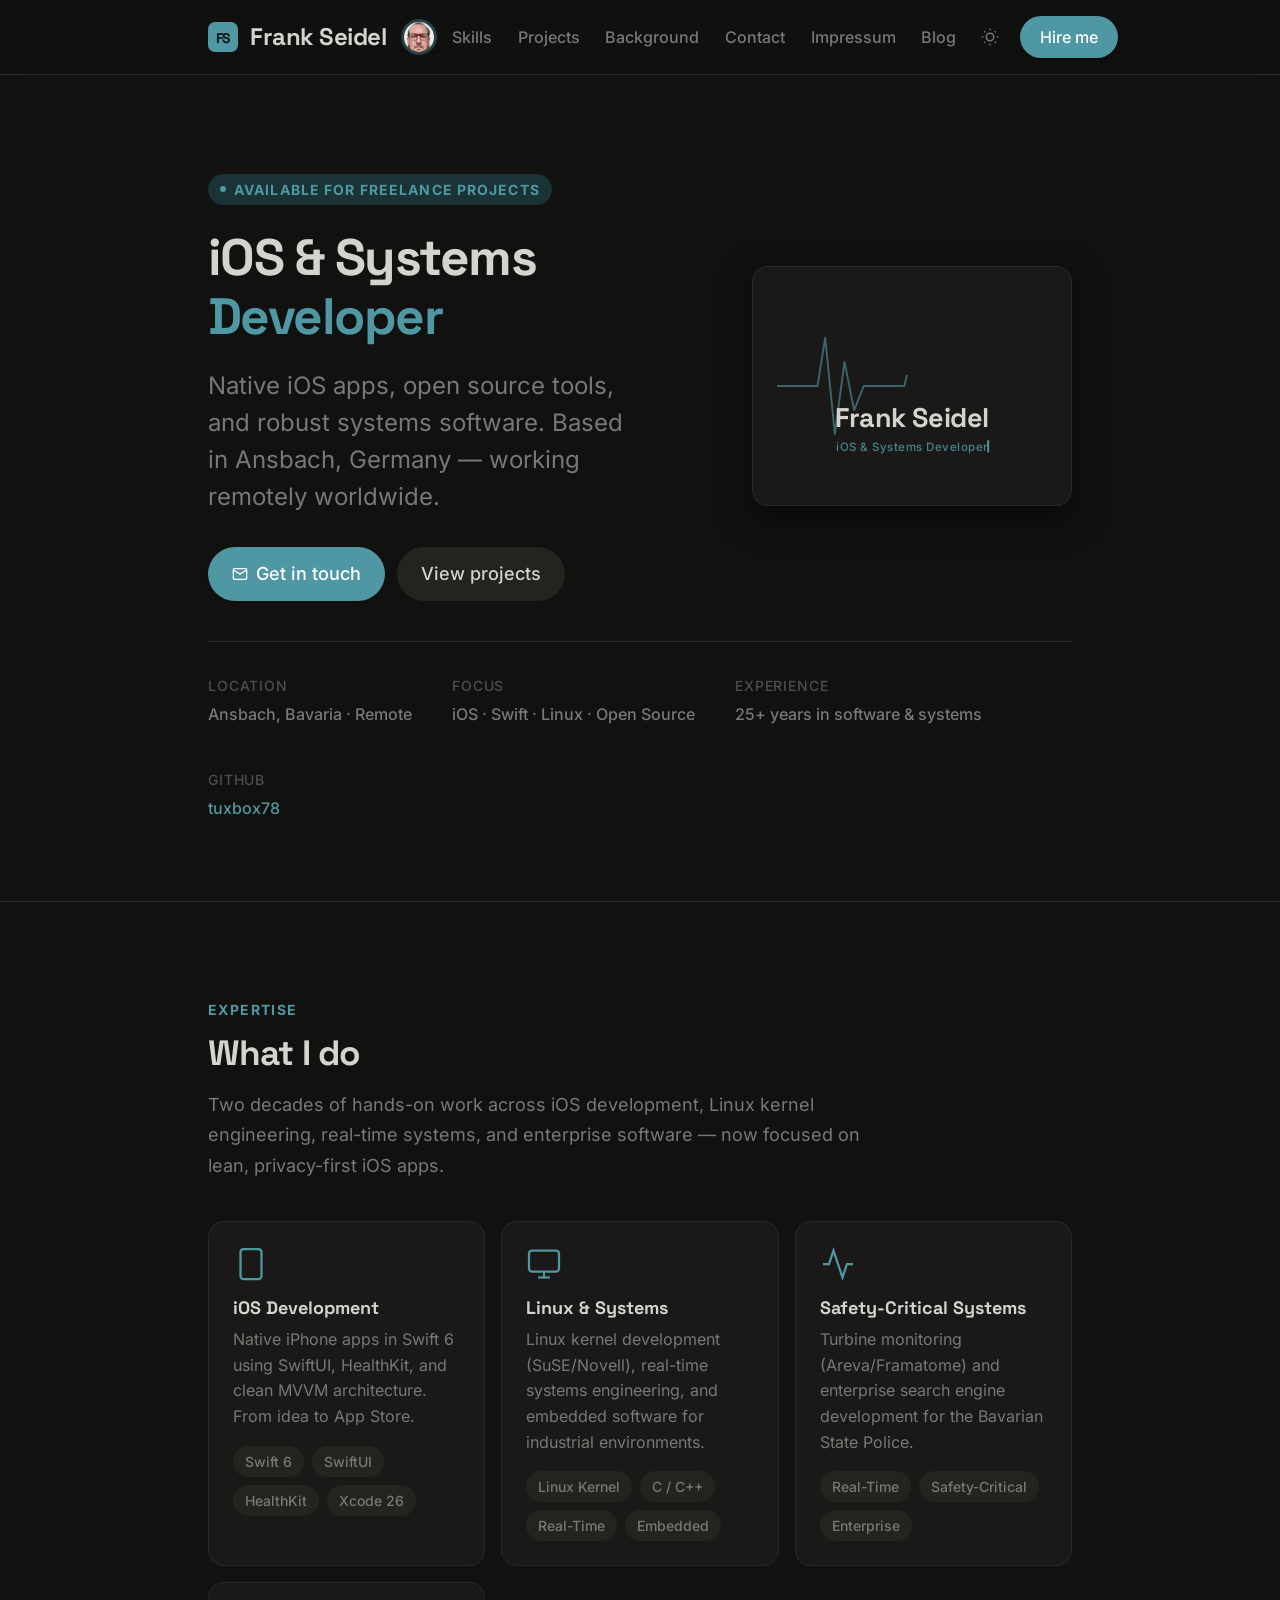
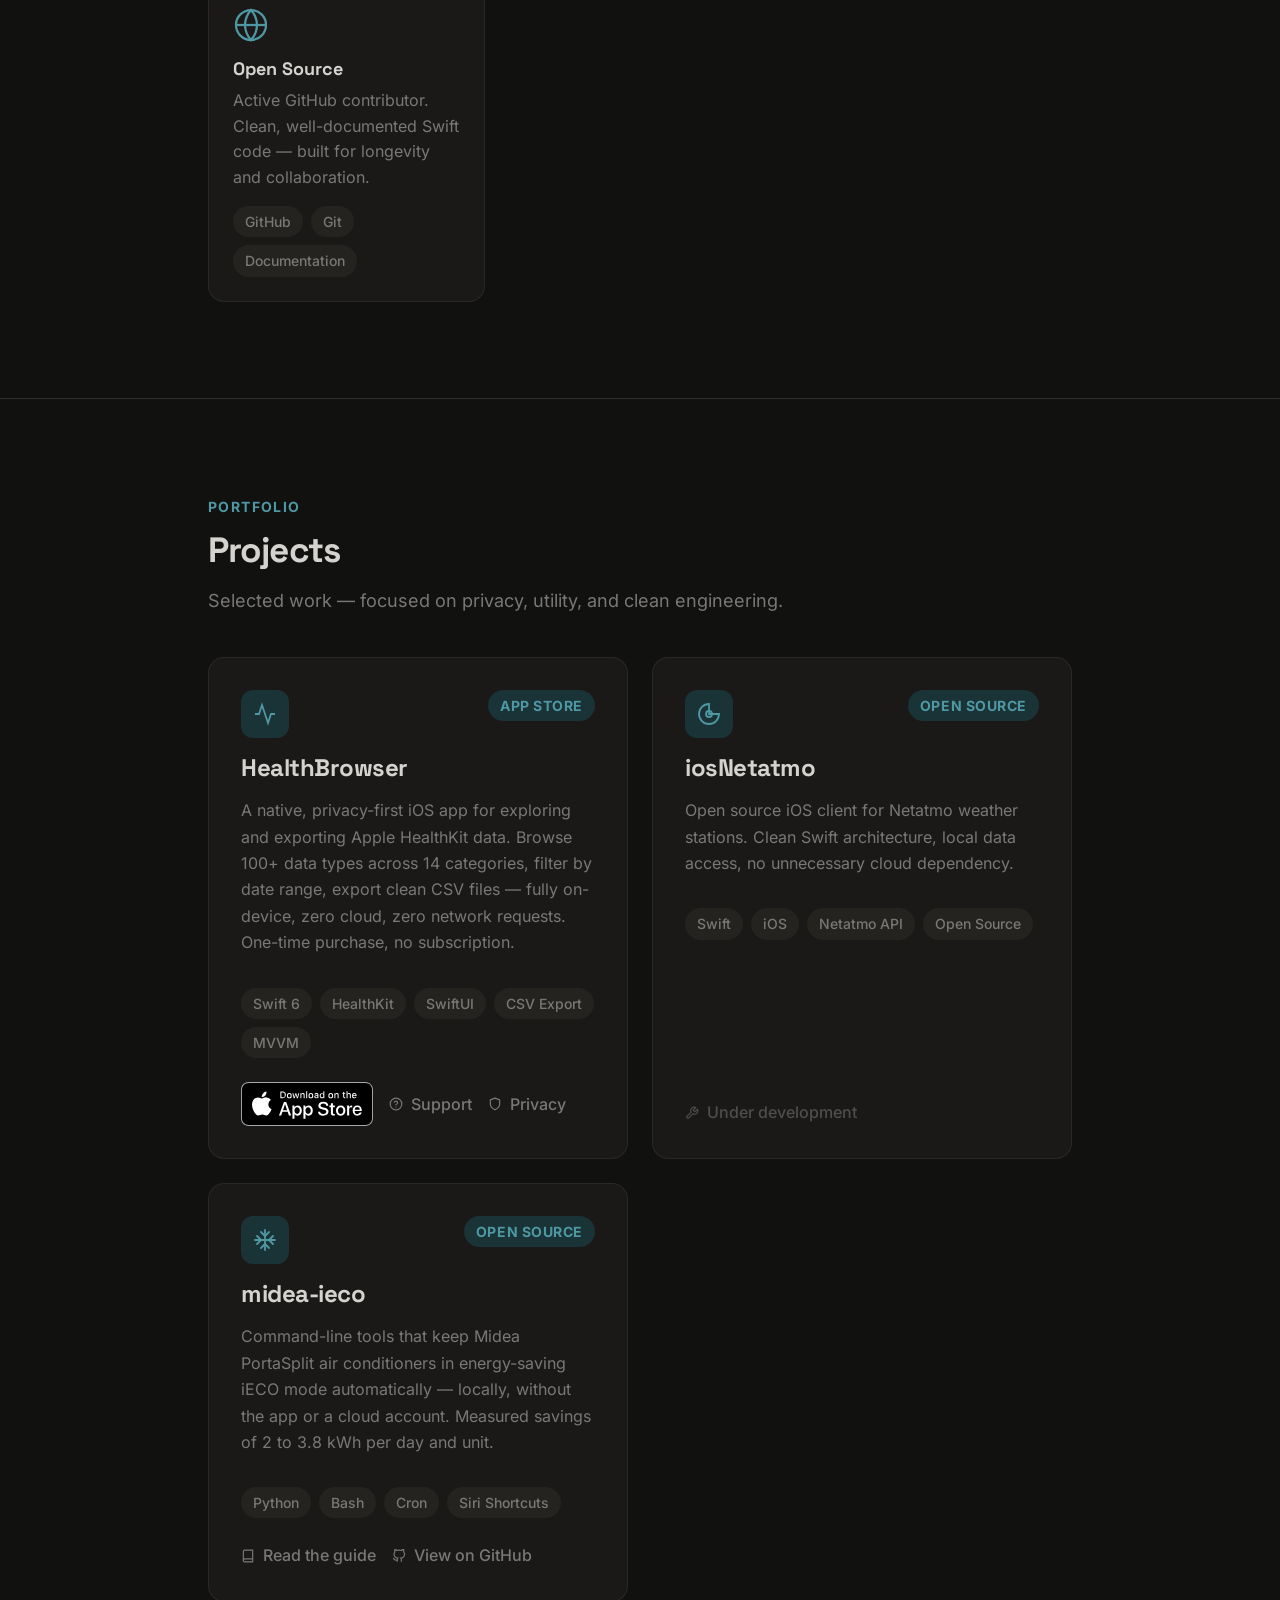
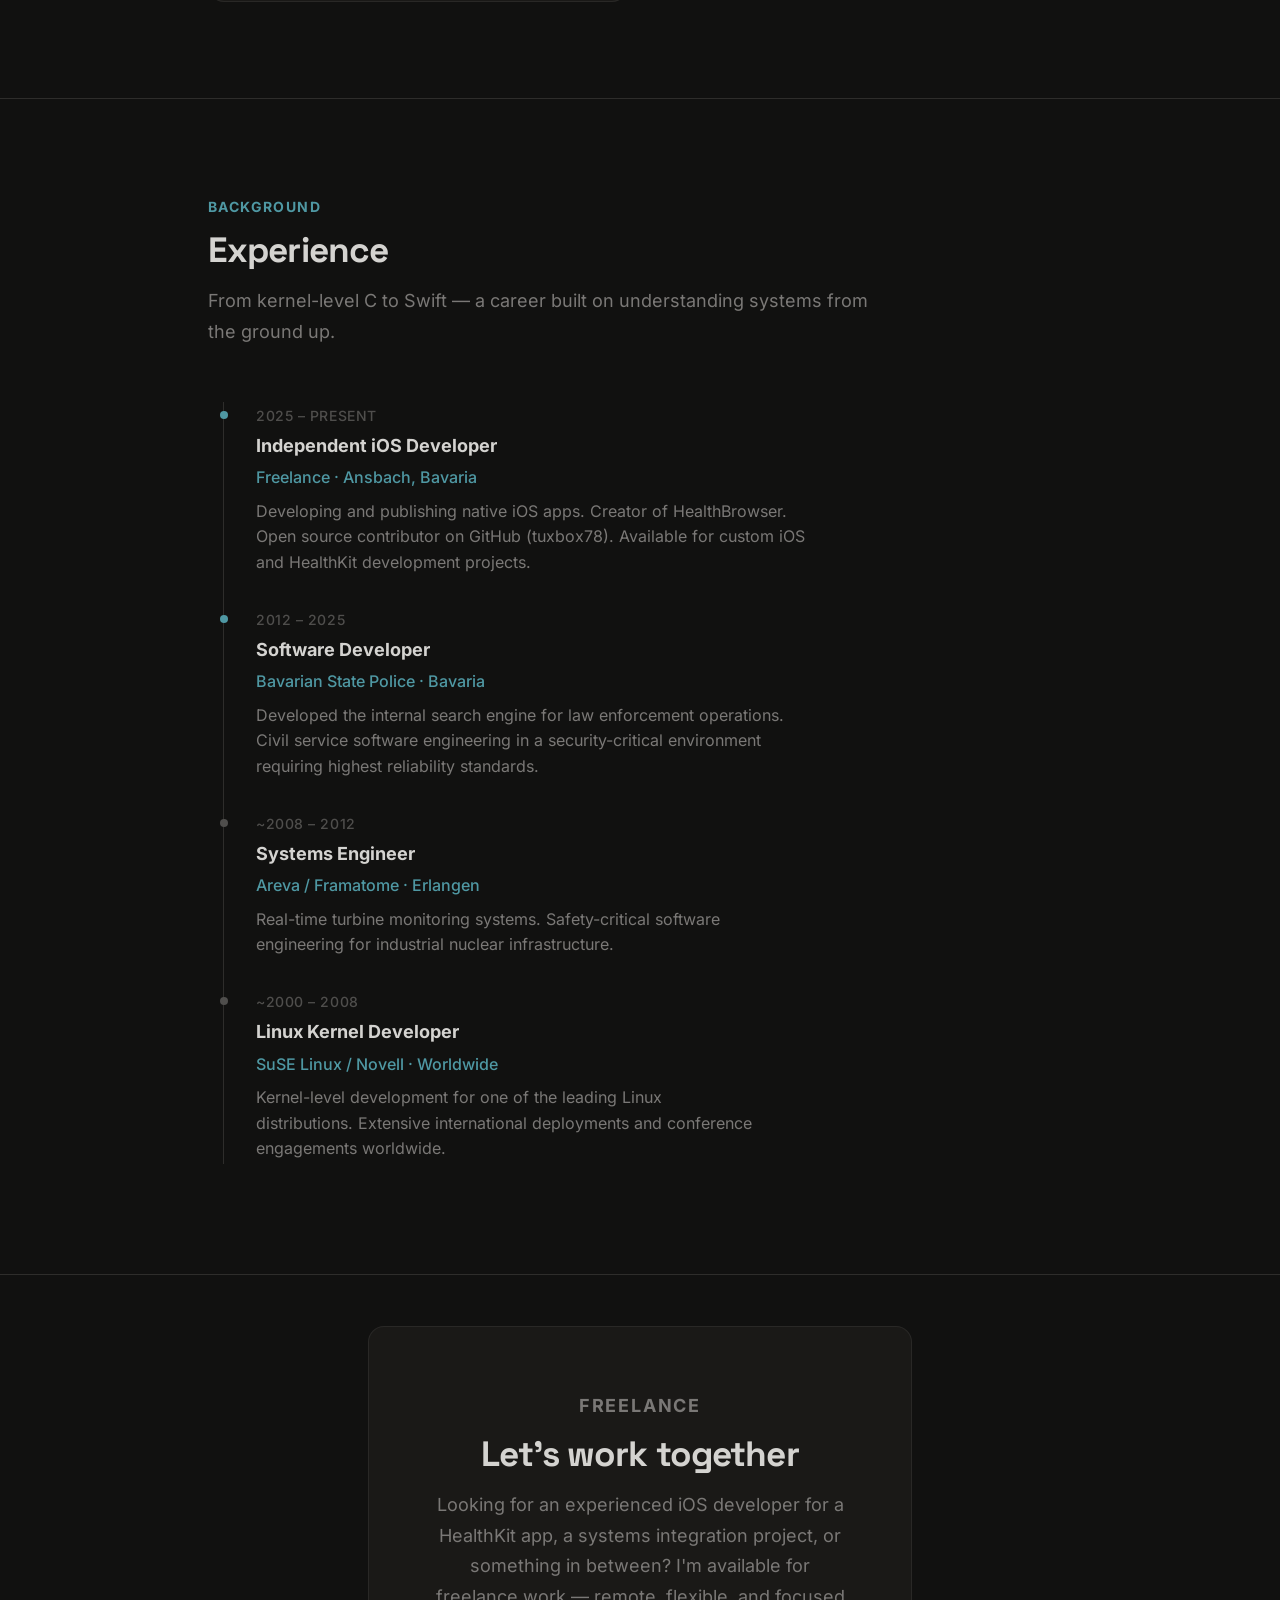
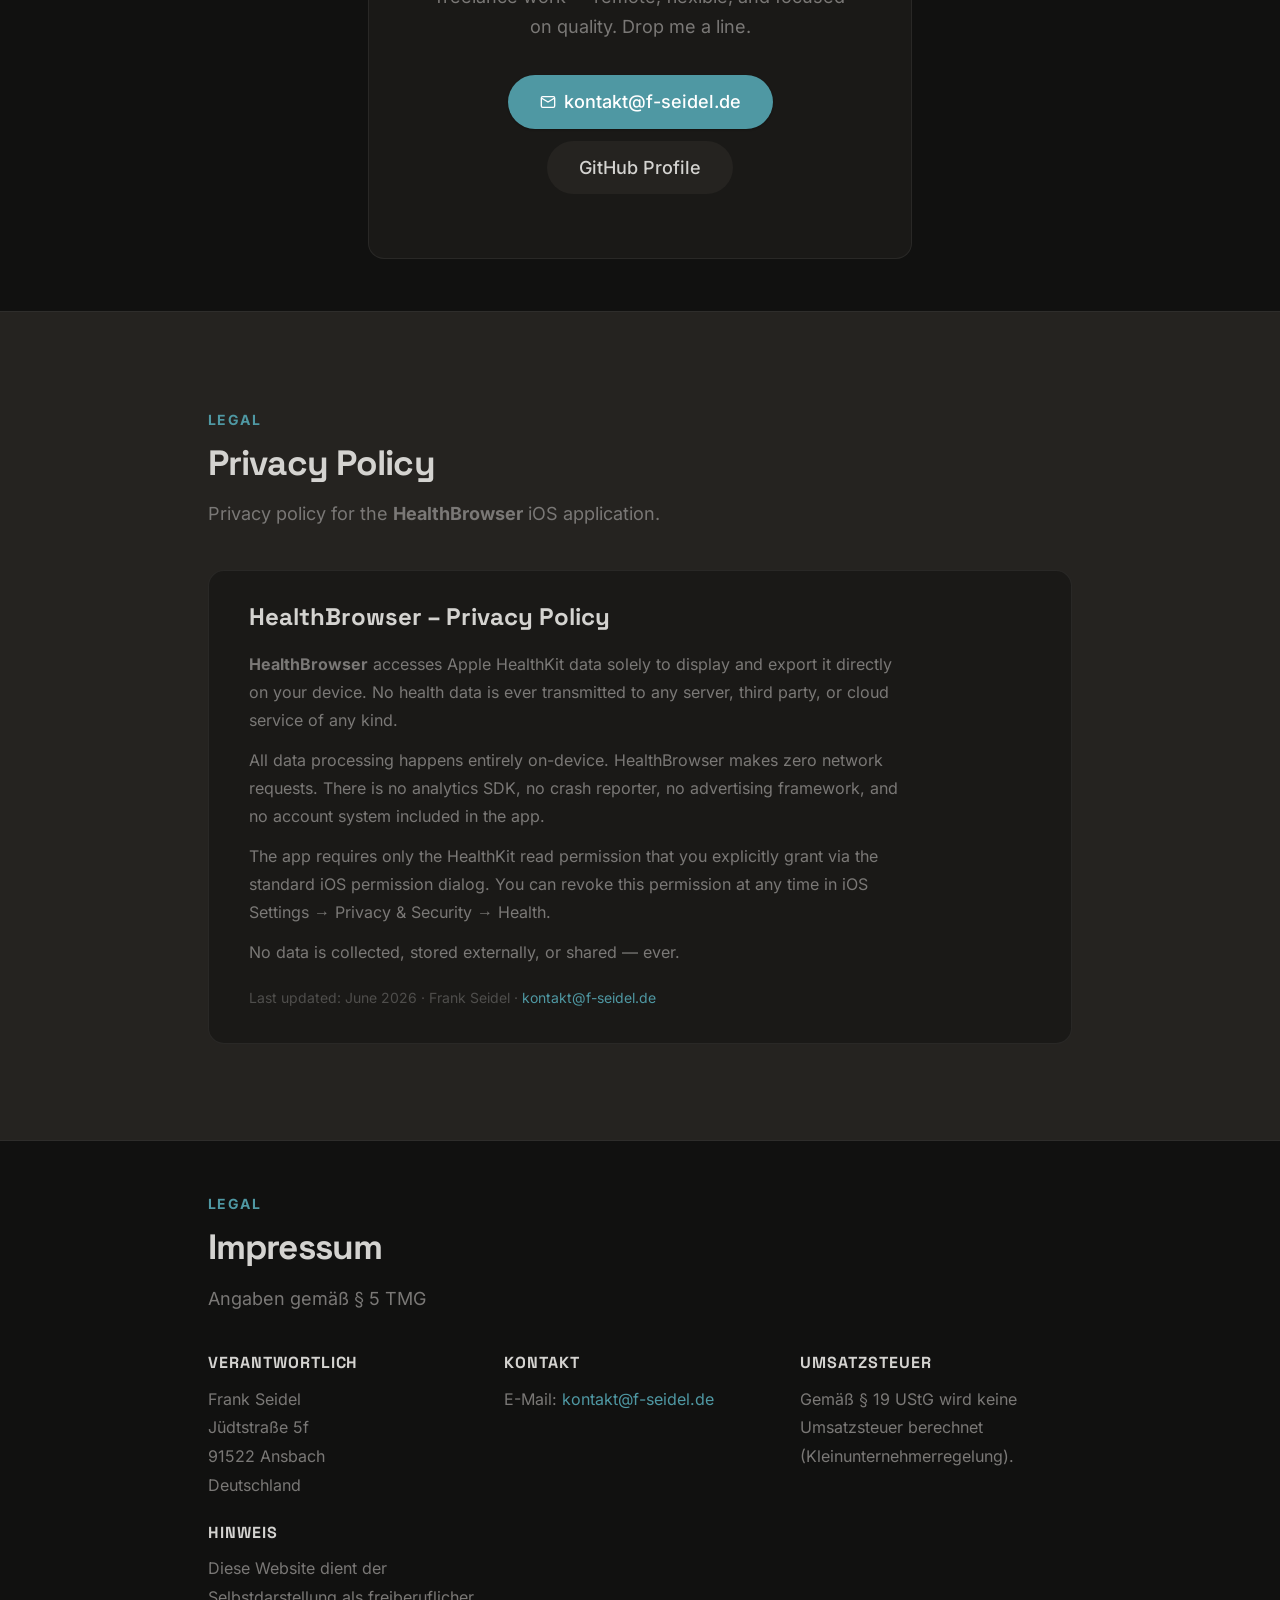
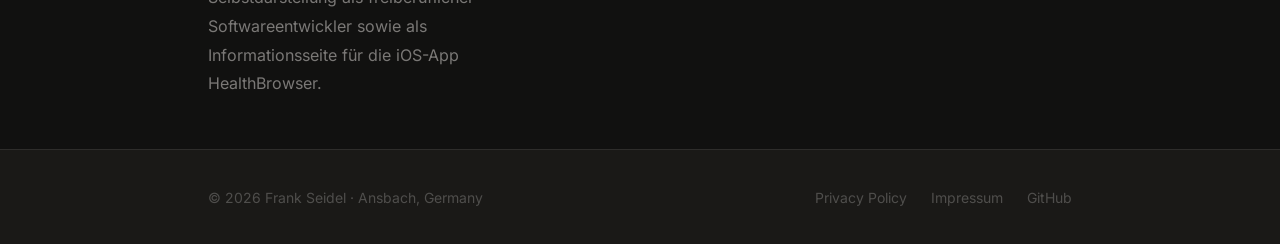
<file: index.html>
<!DOCTYPE html>
<html lang="en" data-theme="dark">
<head>
  <meta charset="UTF-8" />
  <meta name="viewport" content="width=device-width, initial-scale=1.0" />
  <title>Frank Seidel – iOS &amp; Systems Developer</title>
  <meta name="description" content="Frank Seidel – Independent iOS and Linux/Systems developer. Creator of HealthBrowser. Available for freelance projects." />
  <meta property="og:title" content="Frank Seidel – iOS &amp; Systems Developer" />
  <meta property="og:description" content="Independent iOS and Linux/Systems developer. Creator of HealthBrowser. Available for freelance." />
  <meta property="og:image" content="https://tuxbox78.github.io/portrait.jpg" />
  <meta property="og:url" content="https://tuxbox78.github.io" />
  <meta property="og:type" content="website" />
  <link rel="stylesheet" href="assets/fonts/fonts.css" />
  <style>
    /* ─── TOKENS ─────────────────────────────────────────────── */
    :root {
      --font-display:'Space Grotesk','Helvetica Neue',sans-serif;
      --font-body:'Inter',sans-serif;
      --text-xs:clamp(.75rem,.7rem + .25vw,.875rem);
      --text-sm:clamp(.875rem,.8rem + .35vw,1rem);
      --text-base:clamp(1rem,.95rem + .25vw,1.125rem);
      --text-lg:clamp(1.125rem,1rem + .75vw,1.5rem);
      --text-xl:clamp(1.5rem,1.2rem + 1.25vw,2.25rem);
      --text-2xl:clamp(2rem,1.2rem + 2.5vw,3.5rem);
      --sp1:.25rem;--sp2:.5rem;--sp3:.75rem;--sp4:1rem;--sp5:1.25rem;--sp6:1.5rem;
      --sp8:2rem;--sp10:2.5rem;--sp12:3rem;--sp16:4rem;--sp20:5rem;--sp24:6rem;
      --r-sm:.375rem;--r-md:.5rem;--r-lg:.75rem;--r-xl:1rem;--r-full:9999px;
      --ease:180ms cubic-bezier(.16,1,.3,1);
      --cw-narrow:640px;--cw:960px;--cw-wide:1200px;
    }
    :root,[data-theme="light"]{
      --bg:#f7f6f2;--surf:#f9f8f5;--surf2:#fbfbf9;--surfoff:#f0ede8;
      --div:#dcd9d5;--bdr:#d4d1ca;
      --tx:#28251d;--txm:#7a7974;--txf:#b5b4af;--txi:#f9f8f4;
      --pri:#01696f;--prih:#0c4e54;--prihl:#cee4e2;
      --sh-sm:0 1px 2px oklch(.2 .01 80/.06);
      --sh-md:0 4px 12px oklch(.2 .01 80/.09);
      --sh-lg:0 12px 32px oklch(.2 .01 80/.13);
    }
    [data-theme="dark"]{
      --bg:#111110;--surf:#1a1917;--surf2:#201f1d;--surfoff:#252320;
      --div:#2e2d2b;--bdr:#383735;
      --tx:#d4d3d0;--txm:#7a7876;--txf:#4f4e4c;--txi:#2b2a28;
      --pri:#4f98a3;--prih:#6db8c4;--prihl:#1a3336;
      --sh-sm:0 1px 2px oklch(0 0 0/.25);
      --sh-md:0 4px 12px oklch(0 0 0/.35);
      --sh-lg:0 12px 32px oklch(0 0 0/.5);
    }
    @media(prefers-color-scheme:light){:root:not([data-theme]){
      --bg:#f7f6f2;--surf:#f9f8f5;--surf2:#fbfbf9;--surfoff:#f0ede8;
      --div:#dcd9d5;--bdr:#d4d1ca;--tx:#28251d;--txm:#7a7974;--txf:#b5b4af;--txi:#f9f8f4;
      --pri:#01696f;--prih:#0c4e54;--prihl:#cee4e2;
      --sh-sm:0 1px 2px oklch(.2 .01 80/.06);--sh-md:0 4px 12px oklch(.2 .01 80/.09);--sh-lg:0 12px 32px oklch(.2 .01 80/.13);
    }}

    /* ─── RESET ──────────────────────────────────────────────── */
    *,*::before,*::after{box-sizing:border-box;margin:0;padding:0}
    html{-webkit-font-smoothing:antialiased;text-rendering:optimizeLegibility;scroll-behavior:smooth;scroll-padding-top:var(--sp20)}
    body{min-height:100dvh;font-family:var(--font-body);font-size:var(--text-base);color:var(--tx);background:var(--bg);line-height:1.65;transition:background var(--ease),color var(--ease)}
    img,svg{display:block;max-width:100%}
    ul[role=list]{list-style:none}
    input,button,textarea,select{font:inherit;color:inherit}
    h1,h2,h3,h4{text-wrap:balance;line-height:1.15;font-family:var(--font-display)}
    p,li{text-wrap:pretty}
    button{cursor:pointer;background:none;border:none}
    a{color:var(--pri);text-decoration:none;transition:color var(--ease)}
    a:hover{color:var(--prih)}
    ::selection{background:color-mix(in oklch,var(--pri) 22%,transparent)}
    :focus-visible{outline:2px solid var(--pri);outline-offset:3px;border-radius:var(--r-sm)}
    @media(prefers-reduced-motion:reduce){*,*::before,*::after{animation-duration:.01ms!important;transition-duration:.01ms!important}}

    /* ─── LAYOUT ─────────────────────────────────────────────── */
    .wrap{max-width:var(--cw);margin-inline:auto;padding-inline:clamp(var(--sp4),5vw,var(--sp12))}
    .wrap--narrow{max-width:var(--cw-narrow);margin-inline:auto;padding-inline:clamp(var(--sp4),5vw,var(--sp12))}
    .section{padding-block:clamp(var(--sp12),8vw,var(--sp24))}
    .section--sm{padding-block:clamp(var(--sp8),4vw,var(--sp16))}
    hr.div{border:none;border-top:1px solid var(--div)}
    .skip{position:absolute;top:-100%;left:var(--sp4);background:var(--pri);color:#fff;
      padding:var(--sp2) var(--sp4);border-radius:var(--r-md);font-size:var(--text-sm);font-weight:500;z-index:1000;transition:top var(--ease)}
    .skip:focus{top:var(--sp4)}

    /* ─── HEADER ─────────────────────────────────────────────── */
    .hdr{position:sticky;top:0;z-index:100;
      background:color-mix(in oklch,var(--bg) 82%,transparent);
      backdrop-filter:blur(14px);-webkit-backdrop-filter:blur(14px);
      border-bottom:1px solid var(--div)}
    .hdr .wrap{display:flex;align-items:center;justify-content:space-between;padding-block:var(--sp4);gap:var(--sp4)}
    .logo{display:flex;align-items:center;gap:var(--sp3);font-family:var(--font-display);
      font-size:var(--text-lg);font-weight:800;color:var(--tx);letter-spacing:-.02em;
      white-space:nowrap;flex-shrink:0}
    .logo:hover{color:var(--tx)}
    .logo svg{color:var(--pri);flex-shrink:0}
    .nav{display:flex;align-items:center;gap:clamp(var(--sp4),2vw,var(--sp8))}
    .nav a{font-size:var(--text-sm);font-weight:500;color:var(--txm);transition:color var(--ease)}
    .nav a:hover{color:var(--tx)}
    .hdr-acts{display:flex;align-items:center;gap:var(--sp3);flex-shrink:0}
    .thm-btn{display:flex;align-items:center;justify-content:center;width:36px;height:36px;
      border-radius:var(--r-full);color:var(--txm);transition:color var(--ease),background var(--ease)}
    .thm-btn:hover{color:var(--tx);background:var(--surfoff)}
    .btn{display:inline-flex;align-items:center;gap:var(--sp2);padding:var(--sp2) var(--sp5);
      border-radius:var(--r-full);font-size:var(--text-sm);font-weight:500;
      transition:background var(--ease),color var(--ease),box-shadow var(--ease)}
    .btn-pri{background:var(--pri);color:#fff;box-shadow:var(--sh-sm);white-space:nowrap}
    .btn-pri:hover{background:var(--prih);color:#fff;box-shadow:var(--sh-md)}
    .btn-ghost{background:var(--surfoff);color:var(--tx)}
    .btn-ghost:hover{background:var(--div)}
    .mob-tog{display:none;flex-direction:column;gap:5px;width:24px;
      padding:var(--sp2);color:var(--txm);background:none;border:none;cursor:pointer}
    .mob-tog span{display:block;height:2px;width:100%;background:currentColor;
      border-radius:var(--r-full);transition:transform var(--ease),opacity var(--ease)}
    @media(max-width:680px){
      .mob-tog{display:flex}
      .nav{display:none;position:absolute;top:100%;left:0;right:0;flex-direction:column;
        align-items:flex-start;gap:0;background:var(--surf);border-bottom:1px solid var(--div);
        padding:var(--sp4) clamp(var(--sp4),5vw,var(--sp12))}
      .nav.open{display:flex}
      .nav a{display:block;padding-block:var(--sp3);font-size:var(--text-base);width:100%}
      .hdr-hire{display:none}
    }

    /* ─── HERO ───────────────────────────────────────────────── */
    .hero{padding-block:clamp(var(--sp16),12vw,var(--sp24)) clamp(var(--sp12),8vw,var(--sp20))}
    .hero-inner{display:grid;grid-template-columns:1fr auto;gap:clamp(var(--sp8),6vw,var(--sp16));align-items:center}
    .hero-eyebrow{display:inline-flex;align-items:center;gap:var(--sp2);
      font-size:var(--text-xs);font-weight:600;letter-spacing:.08em;text-transform:uppercase;
      color:var(--pri);background:var(--prihl);padding:var(--sp1) var(--sp3);
      border-radius:var(--r-full);margin-bottom:var(--sp6)}
    .hero-eyebrow::before{content:'';display:inline-block;width:6px;height:6px;background:var(--pri);border-radius:50%}
    .hero h1{font-size:var(--text-2xl);font-weight:800;letter-spacing:-.03em;
      color:var(--tx);margin-bottom:var(--sp5);max-width:13ch}
    .hero h1 .acc{color:var(--pri)}
    .hero-sub{font-size:var(--text-lg);color:var(--txm);max-width:48ch;line-height:1.55;margin-bottom:var(--sp8)}
    .hero-acts{display:flex;flex-wrap:wrap;gap:var(--sp3);align-items:center}
    .hero-acts .btn{font-size:var(--text-base);padding:var(--sp3) var(--sp6)}
    .hero-meta{display:flex;flex-wrap:wrap;gap:clamp(var(--sp6),4vw,var(--sp10));margin-top:var(--sp10);
      padding-top:var(--sp8);border-top:1px solid var(--div)}
    .hero-meta-item{display:flex;flex-direction:column;gap:var(--sp1)}
    .hero-meta-item .lbl{font-size:var(--text-xs);letter-spacing:.06em;text-transform:uppercase;color:var(--txf);font-weight:500}
    .hero-meta-item .val{font-size:var(--text-sm);color:var(--txm);font-weight:500}
    /* Portrait */
    .portrait-wrap{flex-shrink:0;width:clamp(160px,20vw,260px);height:clamp(160px,20vw,260px);
      border-radius:var(--r-xl);overflow:hidden;box-shadow:var(--sh-lg);
      border:1px solid oklch(from var(--tx) l c h / .08)}
    .portrait-wrap img{width:100%;height:100%;object-fit:cover;object-position:top center}
    /* Portrait fallback if image missing */
    .portrait-wrap .portrait-fallback{width:100%;height:100%;background:var(--prihl);
      display:flex;align-items:center;justify-content:center;color:var(--pri)}
    @media(max-width:600px){
      .hero-inner{grid-template-columns:1fr;gap:var(--sp8)}
      .portrait-wrap{width:120px;height:120px;border-radius:50%;margin:0 auto}
      .hero h1{max-width:none}
    }

    /* ─── SECTION HEADERS ────────────────────────────────────── */
    .sec-lbl{font-size:var(--text-xs);font-weight:600;letter-spacing:.1em;text-transform:uppercase;color:var(--pri);margin-bottom:var(--sp3)}
    .sec-h{font-size:var(--text-xl);font-weight:800;letter-spacing:-.025em;color:var(--tx);margin-bottom:var(--sp4)}
    .sec-intro{font-size:var(--text-base);color:var(--txm);max-width:60ch;margin-bottom:var(--sp10);line-height:1.7}

    /* ─── SKILLS GRID ────────────────────────────────────────── */
    .skills-grid{display:grid;grid-template-columns:repeat(auto-fill,minmax(min(250px,100%),1fr));gap:var(--sp4)}
    .skill-card{background:var(--surf);border:1px solid oklch(from var(--tx) l c h / .08);
      border-radius:var(--r-xl);padding:var(--sp6);transition:box-shadow var(--ease),border-color var(--ease)}
    .skill-card:hover{box-shadow:var(--sh-md);border-color:oklch(from var(--tx) l c h / .15)}
    .skill-icon{width:36px;height:36px;margin-bottom:var(--sp4);color:var(--pri)}
    .skill-card h3{font-size:var(--text-base);font-weight:700;color:var(--tx);margin-bottom:var(--sp2)}
    .skill-card p{font-size:var(--text-sm);color:var(--txm);line-height:1.6;max-width:none}
    .tags{display:flex;flex-wrap:wrap;gap:var(--sp2);margin-top:var(--sp4)}
    .tag{font-size:var(--text-xs);font-weight:500;padding:var(--sp1) var(--sp3);
      border-radius:var(--r-full);background:var(--surfoff);color:var(--txm)}

    /* ─── PROJECT CARDS ──────────────────────────────────────── */
    .proj-grid{display:grid;grid-template-columns:repeat(auto-fill,minmax(min(340px,100%),1fr));gap:var(--sp6)}
    .proj-card{background:var(--surf);border:1px solid oklch(from var(--tx) l c h / .08);
      border-radius:var(--r-xl);padding:var(--sp8);display:flex;flex-direction:column;gap:var(--sp4);
      transition:box-shadow var(--ease),border-color var(--ease)}
    .proj-card:hover{box-shadow:var(--sh-lg);border-color:oklch(from var(--tx) l c h / .15)}
    .proj-hdr{display:flex;align-items:flex-start;justify-content:space-between;gap:var(--sp4)}
    .proj-icon{width:48px;height:48px;flex-shrink:0;border-radius:var(--r-lg);
      background:var(--prihl);display:flex;align-items:center;justify-content:center;color:var(--pri)}
    .proj-badge{font-size:var(--text-xs);font-weight:600;letter-spacing:.04em;text-transform:uppercase;
      padding:var(--sp1) var(--sp3);border-radius:var(--r-full);background:var(--prihl);color:var(--pri)}
    .proj-card h3{font-size:var(--text-lg);font-weight:800;letter-spacing:-.02em;color:var(--tx)}
    .proj-card p{font-size:var(--text-sm);color:var(--txm);line-height:1.65;max-width:none}
    .proj-links{display:flex;gap:var(--sp4);flex-wrap:wrap;margin-top:auto;padding-top:var(--sp2)}
    .proj-links a{font-size:var(--text-sm);font-weight:500;display:inline-flex;align-items:center;
      gap:var(--sp2);color:var(--txm);transition:color var(--ease)}
    .proj-links a:hover{color:var(--pri)}
    /* Non-interactive status (e.g. "Under development"): looks like a links-row item but is not a link */
    .proj-links .status{font-size:var(--text-sm);font-weight:500;display:inline-flex;align-items:center;
      gap:var(--sp2);color:var(--txf);cursor:default}

    /* ─── TIMELINE ───────────────────────────────────────────── */
    .timeline{position:relative;display:flex;flex-direction:column}
    .timeline::before{content:'';position:absolute;left:15px;top:14px;bottom:14px;
      width:1px;background:var(--div)}
    .tl-item{display:grid;grid-template-columns:32px 1fr;gap:var(--sp4);padding:var(--sp4) 0}
    .tl-dot{width:8px;height:8px;border-radius:50%;background:var(--pri);
      margin-top:7px;margin-left:12px;flex-shrink:0;position:relative;z-index:1}
    .tl-dot--faint{background:var(--txf)}
    .tl-period{font-size:var(--text-xs);font-weight:500;letter-spacing:.04em;
      color:var(--txf);text-transform:uppercase;margin-bottom:var(--sp1)}
    .tl-role{font-size:var(--text-base);font-weight:700;color:var(--tx);margin-bottom:var(--sp1)}
    .tl-org{font-size:var(--text-sm);color:var(--pri);font-weight:500}
    .tl-desc{font-size:var(--text-sm);color:var(--txm);margin-top:var(--sp2);line-height:1.6;max-width:55ch}

    /* ─── HIRE BOX ───────────────────────────────────────────── */
    .hire-box{background:var(--surf);border:1px solid oklch(from var(--tx) l c h / .08);
      border-radius:var(--r-xl);padding:clamp(var(--sp8),6vw,var(--sp16));text-align:center}
    .hire-box h2{font-size:var(--text-xl);font-weight:800;letter-spacing:-.025em;color:var(--tx);margin-bottom:var(--sp4)}
    .hire-box p{font-size:var(--text-base);color:var(--txm);max-width:52ch;margin-inline:auto;margin-bottom:var(--sp8);line-height:1.7}
    .hire-acts{display:flex;flex-wrap:wrap;gap:var(--sp3);justify-content:center}
    .hire-acts .btn{font-size:var(--text-base);padding:var(--sp3) var(--sp8)}

    /* ─── PRIVACY ────────────────────────────────────────────── */
    .privacy-bg{background:var(--surfoff)}
    .privacy-box{background:var(--surf);border:1px solid oklch(from var(--tx) l c h / .08);
      border-radius:var(--r-xl);padding:var(--sp8) var(--sp10)}
    .privacy-box h3{font-size:var(--text-lg);font-weight:700;color:var(--tx);margin-bottom:var(--sp5)}
    .privacy-box p{font-size:var(--text-sm);color:var(--txm);line-height:1.75;max-width:66ch;margin-bottom:var(--sp3)}
    .privacy-box p:last-child{margin-bottom:0}
    @media(max-width:600px){.privacy-box{padding:var(--sp6)}}

    /* ─── IMPRESSUM ──────────────────────────────────────────── */
    .imp-grid{display:grid;grid-template-columns:repeat(auto-fill,minmax(min(240px,100%),1fr));gap:var(--sp6)}
    .imp-block h4{font-size:var(--text-sm);font-weight:700;color:var(--tx);
      margin-bottom:var(--sp3);text-transform:uppercase;letter-spacing:.06em}
    .imp-block p,.imp-block address{font-size:var(--text-sm);color:var(--txm);font-style:normal;line-height:1.8;max-width:none}

    /* ─── FOOTER ─────────────────────────────────────────────── */
    .ftr{background:var(--surf);border-top:1px solid var(--div);padding-block:var(--sp8)}
    .ftr-inner{display:flex;flex-wrap:wrap;align-items:center;justify-content:space-between;gap:var(--sp4)}
    .ftr-copy{font-size:var(--text-xs);color:var(--txf)}
    .ftr-links{display:flex;gap:var(--sp6);list-style:none}
    .ftr-links a{font-size:var(--text-xs);color:var(--txf);transition:color var(--ease)}
    .ftr-links a:hover{color:var(--txm)}

    /* ─── SCROLL REVEAL ──────────────────────────────────────── */
    .rv{opacity:0;transform:translateY(16px);
      transition:opacity .5s cubic-bezier(.16,1,.3,1),transform .5s cubic-bezier(.16,1,.3,1)}
    .rv.vis{opacity:1;transform:none}
    .rv.d1{transition-delay:.07s}
    .rv.d2{transition-delay:.14s}
    .rv.d3{transition-delay:.21s}
    .rv.d4{transition-delay:.28s}

    /* ─── HEADER AVATAR ──────────────────────────────────────── */
    .logo-avatar{width:34px;height:34px;border-radius:50%;overflow:hidden;
      flex-shrink:0;border:2px solid color-mix(in oklch,var(--pri) 40%,transparent);
      box-shadow:0 0 0 1px color-mix(in oklch,var(--pri) 30%,transparent);
      transition:box-shadow var(--ease)}
    .logo-avatar img{width:100%;height:100%;object-fit:cover;object-position:top center}
    .logo-avatar .av-fallback{width:100%;height:100%;background:var(--prihl);
      display:flex;align-items:center;justify-content:center;font-size:11px;
      font-weight:800;color:var(--pri);font-family:var(--font-display)}
    .logo:hover .logo-avatar{box-shadow:0 0 0 2px var(--pri)}

    /* ─── HERO SVG NAMEPLATE ─────────────────────────────────── */
    .hero-nameplate{flex-shrink:0;width:clamp(220px,28vw,320px);
      display:flex;flex-direction:column;align-items:center;justify-content:center;
      gap:var(--sp4)}
    .nameplate-svg-wrap{width:100%;aspect-ratio:4/3;
      background:var(--surf);border:1px solid oklch(from var(--tx) l c h / .08);
      border-radius:var(--r-xl);box-shadow:var(--sh-lg);
      overflow:hidden;display:flex;align-items:center;justify-content:center;padding:var(--sp6)}
    /* Pulse line animation */
    @keyframes pulse-draw {
      0%{stroke-dashoffset:400}
      60%{stroke-dashoffset:0}
      100%{stroke-dashoffset:0}
    }
    @keyframes cursor-blink {
      0%,100%{opacity:1} 50%{opacity:0}
    }
    @keyframes name-fade-in {
      0%{opacity:0;transform:translateY(6px)}
      100%{opacity:1;transform:translateY(0)}
    }
    @keyframes tagline-fade-in {
      0%{opacity:0}
      100%{opacity:1}
    }
    .np-pulse{stroke-dasharray:400;stroke-dashoffset:400;
      animation:pulse-draw 2.2s cubic-bezier(.4,0,.2,1) 0.3s forwards}
    .np-name{opacity:0;animation:name-fade-in .6s ease 1.8s forwards}
    .np-tagline{opacity:0;animation:tagline-fade-in .5s ease 2.4s forwards}
    .np-cursor{animation:cursor-blink 1s step-end 2.4s infinite}
    @media(prefers-reduced-motion:reduce){
      .np-pulse{stroke-dashoffset:0;animation:none}
      .np-name,.np-tagline{opacity:1;animation:none}
    }
    @media(max-width:600px){
      .hero-nameplate{width:100%;max-width:280px;margin:0 auto}
    }
  </style>
</head>
<body>

<a href="#main" class="skip">Skip to content</a>

<!-- ═══════════════════════ HEADER ═══════════════════════════════ -->
<header class="hdr" role="banner">
  <div class="wrap">
    <a href="#" class="logo" aria-label="Frank Seidel – Home">
      <svg width="30" height="30" viewBox="0 0 30 30" fill="none" aria-hidden="true">
        <rect width="30" height="30" rx="7" fill="currentColor"/>
        <text x="15" y="21" text-anchor="middle"
          font-family="Space Grotesk,Helvetica Neue,sans-serif"
          font-weight="800" font-size="14" fill="var(--bg)">FS</text>
      </svg>
      Frank Seidel
    </a>
    <div class="logo-avatar" aria-hidden="true">
      <img src="portrait.jpg" alt=""
           onerror="this.style.display='none';this.nextElementSibling.style.display='flex'">
      <div class="av-fallback" style="display:none">FS</div>
    </div>

    <button class="mob-tog" aria-label="Toggle navigation" aria-expanded="false" id="navTog">
      <span></span><span></span><span></span>
    </button>

    <nav aria-label="Main navigation">
      <ul class="nav" id="navList" role="list">
        <li><a href="#skills">Skills</a></li>
        <li><a href="#projects">Projects</a></li>
        <li><a href="#background">Background</a></li>
        <li><a href="#contact">Contact</a></li>
        <li><a href="#impressum">Impressum</a></li>
        <li><a href="#" id="blog-nav-link">Blog</a></li>
      </ul>
    </nav>

    <div class="hdr-acts">
      <button class="thm-btn" data-thm aria-label="Toggle theme">
        <svg width="18" height="18" viewBox="0 0 24 24" fill="none" stroke="currentColor" stroke-width="2" aria-hidden="true">
          <path d="M21 12.79A9 9 0 1 1 11.21 3 7 7 0 0 0 21 12.79z"/>
        </svg>
      </button>
      <a href="mailto:kontakt@f-seidel.de" class="btn btn-pri hdr-hire">Hire me</a>
    </div>
  </div>
</header>

<!-- ═══════════════════════ MAIN ════════════════════════════════ -->
<main id="main">

  <!-- HERO -->
  <section class="hero section" aria-labelledby="hero-h">
    <div class="wrap">
      <div class="hero-inner">
        <div class="hero-text">
          <div class="hero-eyebrow">Available for freelance projects</div>
          <h1 id="hero-h">iOS &amp; Systems<br><span class="acc">Developer</span></h1>
          <p class="hero-sub">
            Native iOS apps, open source tools, and robust systems software.
            Based in Ansbach, Germany — working remotely worldwide.
          </p>
          <div class="hero-acts">
            <a href="mailto:kontakt@f-seidel.de" class="btn btn-pri">
              <svg width="16" height="16" viewBox="0 0 24 24" fill="none" stroke="currentColor" stroke-width="2" aria-hidden="true">
                <path d="M4 4h16c1.1 0 2 .9 2 2v12c0 1.1-.9 2-2 2H4c-1.1 0-2-.9-2-2V6c0-1.1.9-2 2-2z"/>
                <polyline points="22,6 12,12 2,6"/>
              </svg>
              Get in touch
            </a>
            <a href="#projects" class="btn btn-ghost">View projects</a>
          </div>
        </div>
        <!-- Animated SVG nameplate -->
        <div class="hero-nameplate">
          <div class="nameplate-svg-wrap">
            <svg viewBox="0 0 280 210" width="280" height="210"
                 xmlns="http://www.w3.org/2000/svg" aria-label="Frank Seidel – iOS and Systems Developer" role="img">

              <!-- EKG/Pulse line that draws itself -->
              <polyline class="np-pulse"
                points="0,105 30,105 42,105 50,55 60,155 70,80 80,130 90,105 120,105 132,105 140,72 148,138 156,105 180,105 200,105 280,105"
                fill="none"
                stroke="var(--pri)"
                stroke-width="2"
                stroke-linecap="round"
                stroke-linejoin="round"
                opacity="0.6"/>

              <!-- Name: Frank Seidel -->
              <g class="np-name">
                <text
                  x="140" y="148"
                  text-anchor="middle"
                  font-family="Space Grotesk, Helvetica Neue, sans-serif"
                  font-weight="800"
                  font-size="28"
                  letter-spacing="-0.5"
                  fill="var(--tx)">Frank Seidel</text>
              </g>

              <!-- Tagline with blinking cursor -->
              <g class="np-tagline">
                <text
                  x="140" y="172"
                  text-anchor="middle"
                  font-family="Inter, monospace"
                  font-weight="500"
                  font-size="12"
                  letter-spacing="0.5"
                  fill="var(--pri)"
                  opacity="0.85">iOS &amp; Systems Developer</text>
                <!-- blinking cursor -->
                <rect class="np-cursor"
                  x="218" y="161" width="2" height="13"
                  rx="1" fill="var(--pri)"/>
              </g>

            </svg>
          </div>
        </div>
      </div>

      <div class="hero-meta">
        <div class="hero-meta-item">
          <span class="lbl">Location</span>
          <span class="val">Ansbach, Bavaria · Remote</span>
        </div>
        <div class="hero-meta-item">
          <span class="lbl">Focus</span>
          <span class="val">iOS · Swift · Linux · Open Source</span>
        </div>
        <div class="hero-meta-item">
          <span class="lbl">Experience</span>
          <span class="val">25+ years in software &amp; systems</span>
        </div>
        <div class="hero-meta-item">
          <span class="lbl">GitHub</span>
          <span class="val"><a href="https://github.com/tuxbox78" target="_blank" rel="noopener noreferrer">tuxbox78</a></span>
        </div>
      </div>
    </div>
  </section>

  <hr class="div" />

  <!-- SKILLS -->
  <section class="section" id="skills" aria-labelledby="skills-h">
    <div class="wrap">
      <p class="sec-lbl rv">Expertise</p>
      <h2 class="sec-h rv d1" id="skills-h">What I do</h2>
      <p class="sec-intro rv d2">Two decades of hands-on work across iOS development, Linux kernel engineering,
      real-time systems, and enterprise software — now focused on lean, privacy-first iOS apps.</p>
      <div class="skills-grid">

        <div class="skill-card rv d1">
          <svg class="skill-icon" viewBox="0 0 24 24" fill="none" stroke="currentColor" stroke-width="1.5" aria-hidden="true">
            <rect x="5" y="2" width="14" height="20" rx="2"/>
            <line x1="12" y1="18" x2="12.01" y2="18" stroke-width="2.5"/>
          </svg>
          <h3>iOS Development</h3>
          <p>Native iPhone apps in Swift 6 using SwiftUI, HealthKit, and clean MVVM architecture. From idea to App Store.</p>
          <div class="tags">
            <span class="tag">Swift 6</span><span class="tag">SwiftUI</span>
            <span class="tag">HealthKit</span><span class="tag">Xcode 26</span>
          </div>
        </div>

        <div class="skill-card rv d2">
          <svg class="skill-icon" viewBox="0 0 24 24" fill="none" stroke="currentColor" stroke-width="1.5" aria-hidden="true">
            <rect x="2" y="3" width="20" height="14" rx="2"/>
            <line x1="8" y1="21" x2="16" y2="21"/><line x1="12" y1="17" x2="12" y2="21"/>
          </svg>
          <h3>Linux &amp; Systems</h3>
          <p>Linux kernel development (SuSE/Novell), real-time systems engineering, and embedded software for industrial environments.</p>
          <div class="tags">
            <span class="tag">Linux Kernel</span><span class="tag">C / C++</span>
            <span class="tag">Real-Time</span><span class="tag">Embedded</span>
          </div>
        </div>

        <div class="skill-card rv d3">
          <svg class="skill-icon" viewBox="0 0 24 24" fill="none" stroke="currentColor" stroke-width="1.5" aria-hidden="true">
            <polyline points="22 12 18 12 15 21 9 3 6 12 2 12"/>
          </svg>
          <h3>Safety-Critical Systems</h3>
          <p>Turbine monitoring (Areva/Framatome) and enterprise search engine development for the Bavarian State Police.</p>
          <div class="tags">
            <span class="tag">Real-Time</span><span class="tag">Safety-Critical</span><span class="tag">Enterprise</span>
          </div>
        </div>

        <div class="skill-card rv d4">
          <svg class="skill-icon" viewBox="0 0 24 24" fill="none" stroke="currentColor" stroke-width="1.5" aria-hidden="true">
            <circle cx="12" cy="12" r="10"/>
            <line x1="2" y1="12" x2="22" y2="12"/>
            <path d="M12 2a15.3 15.3 0 0 1 4 10 15.3 15.3 0 0 1-4 10 15.3 15.3 0 0 1-4-10 15.3 15.3 0 0 1 4-10z"/>
          </svg>
          <h3>Open Source</h3>
          <p>Active GitHub contributor. Clean, well-documented Swift code — built for longevity and collaboration.</p>
          <div class="tags">
            <span class="tag">GitHub</span><span class="tag">Git</span><span class="tag">Documentation</span>
          </div>
        </div>

      </div>
    </div>
  </section>

  <hr class="div" />
  <div id="projects-placeholder" style="min-height:200px"></div>

  <hr class="div" />
  <div id="background-placeholder" style="min-height:200px"></div>

  <hr class="div" />
  <div id="contact-placeholder" style="min-height:100px"></div>

  <hr class="div" />
  <div id="privacy-placeholder" style="min-height:100px"></div>

  <hr class="div" />
  <div id="impressum-placeholder" style="min-height:100px"></div>

</main>
<!-- ═══════════════════════ FOOTER ══════════════════════════════ -->
<footer class="ftr" role="contentinfo">
  <div class="wrap">
    <div class="ftr-inner">
      <p class="ftr-copy">© 2026 Frank Seidel · Ansbach, Germany</p>
      <ul class="ftr-links" role="list">
        <li><a href="#privacy">Privacy Policy</a></li>
        <li><a href="#impressum">Impressum</a></li>
        <li><a href="https://github.com/tuxbox78" target="_blank" rel="noopener noreferrer">GitHub</a></li>
      </ul>
    </div>
  </div>
</footer>

<!-- ═══════════════════════ SCRIPTS ═════════════════════════════ -->
<script>
// Theme toggle
(function(){
  var html=document.documentElement,btn=document.querySelector('[data-thm]');
  var t=html.getAttribute('data-theme')||(matchMedia('(prefers-color-scheme:light)').matches?'light':'dark');
  html.setAttribute('data-theme',t);
  function ico(t){if(!btn)return;btn.setAttribute('aria-label','Switch to '+(t==='dark'?'light':'dark')+' mode');
    btn.innerHTML=t==='dark'
    ?'<svg width="18" height="18" viewBox="0 0 24 24" fill="none" stroke="currentColor" stroke-width="2"><circle cx="12" cy="12" r="5"/><line x1="12" y1="1" x2="12" y2="3"/><line x1="12" y1="21" x2="12" y2="23"/><line x1="4.22" y1="4.22" x2="5.64" y2="5.64"/><line x1="18.36" y1="18.36" x2="19.78" y2="19.78"/><line x1="1" y1="12" x2="3" y2="12"/><line x1="21" y1="12" x2="23" y2="12"/><line x1="4.22" y1="19.78" x2="5.64" y2="18.36"/><line x1="18.36" y1="5.64" x2="19.78" y2="4.22"/></svg>'
    :'<svg width="18" height="18" viewBox="0 0 24 24" fill="none" stroke="currentColor" stroke-width="2"><path d="M21 12.79A9 9 0 1 1 11.21 3 7 7 0 0 0 21 12.79z"/></svg>';}
  ico(t);
  if(btn)btn.addEventListener('click',function(){t=t==='dark'?'light':'dark';html.setAttribute('data-theme',t);ico(t);});
})();

// Mobile nav
(function(){
  var tog=document.getElementById('navTog'),nav=document.getElementById('navList');
  if(!tog||!nav)return;
  tog.addEventListener('click',function(){var o=nav.classList.toggle('open');tog.setAttribute('aria-expanded',o);});
  nav.querySelectorAll('a').forEach(function(a){a.addEventListener('click',function(){nav.classList.remove('open');tog.setAttribute('aria-expanded','false');});});
})();

// Scroll reveal
(function(){
  if(!window.IntersectionObserver){document.querySelectorAll('.rv').forEach(function(e){e.classList.add('vis');});return;}
  window._rvObserver=new IntersectionObserver(function(entries){
    entries.forEach(function(e){if(e.isIntersecting){e.target.classList.add('vis');window._rvObserver&&window._rvObserver.unobserve(e.target);}});
  },{threshold:.08,rootMargin:'0px 0px -40px 0px'});
  document.querySelectorAll('.rv').forEach(function(e){window._rvObserver.observe(e);});
})();
</script>


<!-- ═══════════════════════ INCLUDES LOADER ══════════════════════ -->
<script>
(function() {
  var includes = [
    { file: 'includes/projects.html',    placeholder: 'projects-placeholder' },
    { file: 'includes/background.html',  placeholder: 'background-placeholder' },
    { file: 'includes/contact.html',     placeholder: 'contact-placeholder' },
    { file: 'includes/privacy.html',     placeholder: 'privacy-placeholder' },
    { file: 'includes/impressum.html',   placeholder: 'impressum-placeholder' },
  ];

  includes.forEach(function(inc) {
    var el = document.getElementById(inc.placeholder);
    if (!el) return;
    fetch(inc.file)
      .then(function(r) {
        if (!r.ok) throw new Error('HTTP ' + r.status + ' loading ' + inc.file);
        return r.text();
      })
      .then(function(html) {
        // Insert the section before the placeholder div
        el.insertAdjacentHTML('beforebegin', html);
        el.remove();
        // Re-observe newly added .rv elements for scroll reveal
        if (window._rvObserver) {
          document.querySelectorAll('.rv:not(.vis)').forEach(function(e) {
            window._rvObserver.observe(e);
          });
        }
      })
      .catch(function(err) {
        console.warn('Could not load include:', inc.file, err);
        // Graceful fallback: remove placeholder silently
        el.remove();
      });
  });
})();
</script>
</body>
</html>
</file>
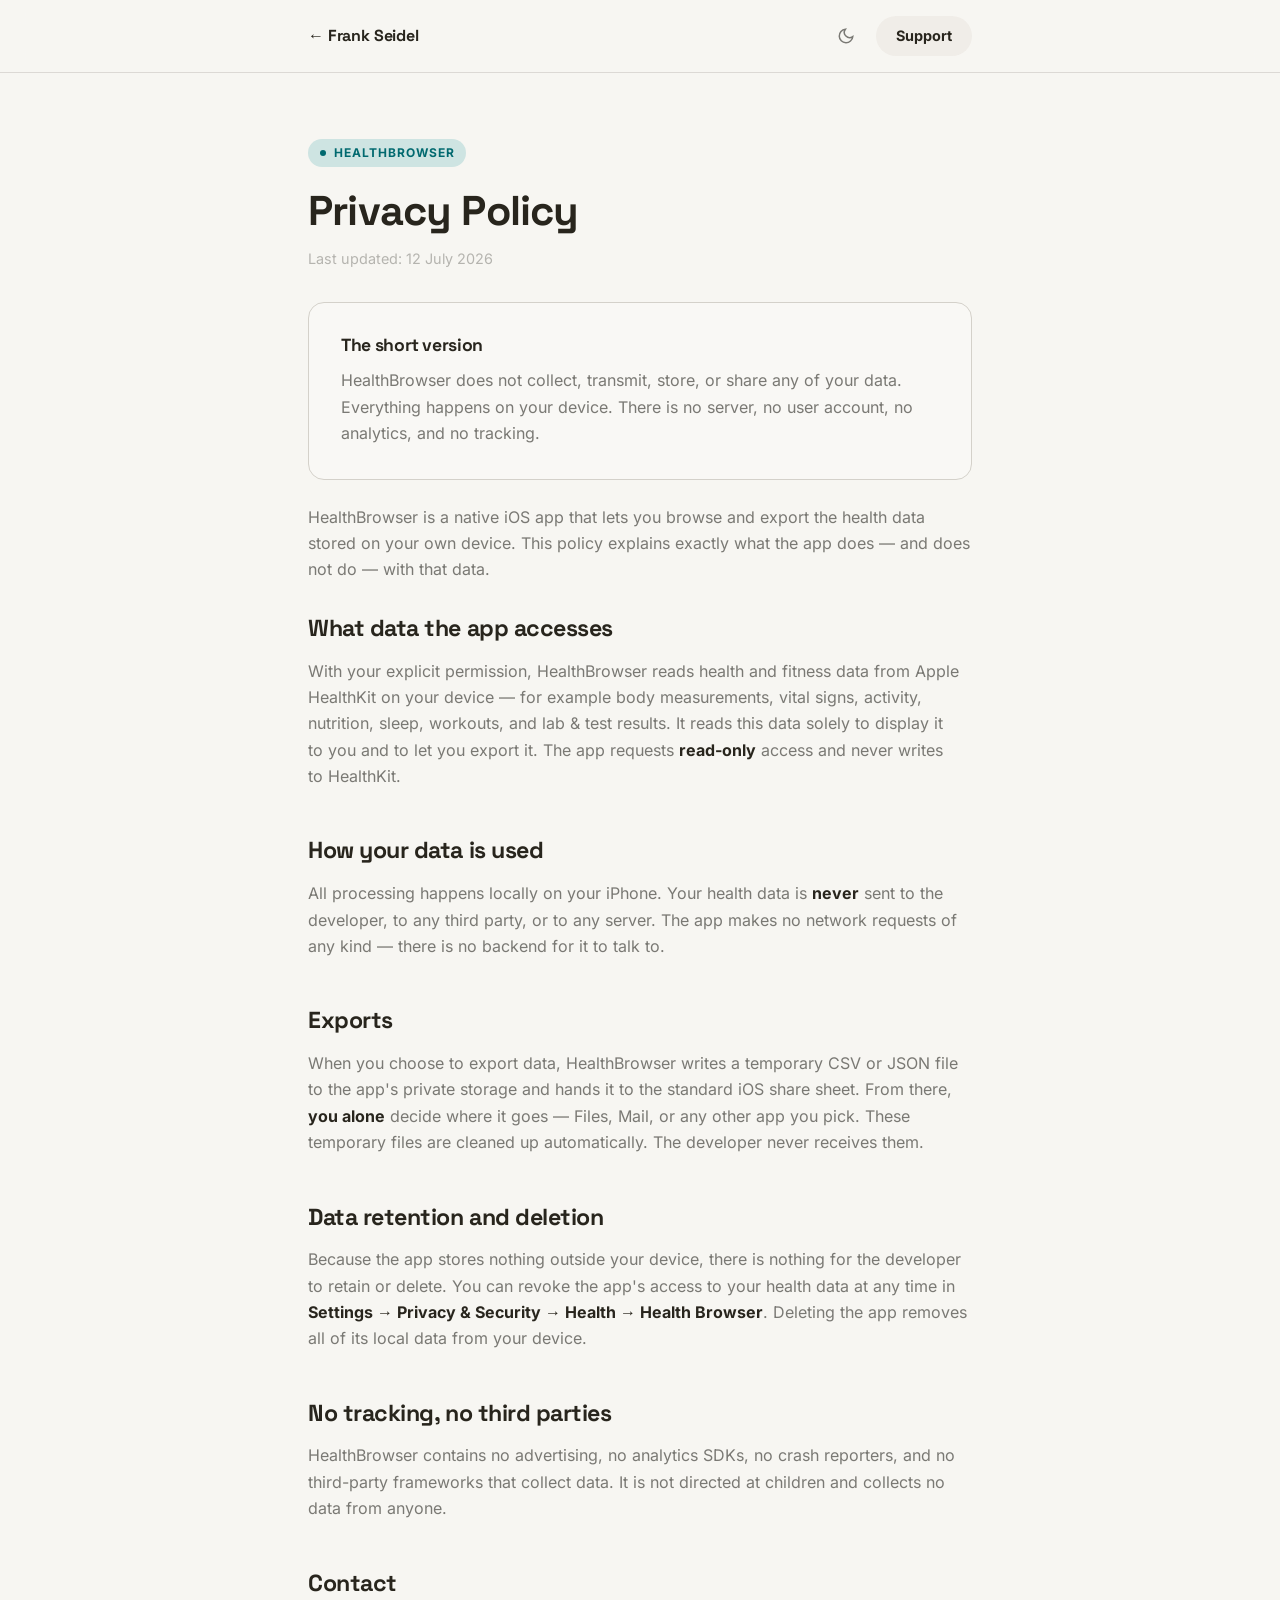
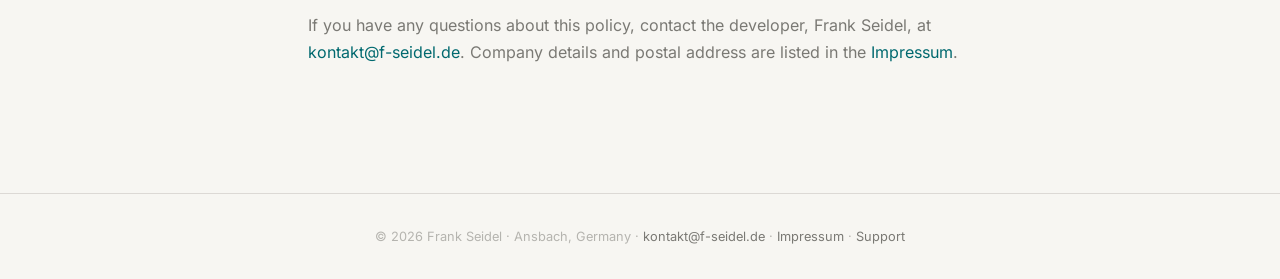
<file: healthbrowser-privacy.html>
<!DOCTYPE html>
<html lang="en">
<head>
  <meta charset="UTF-8" />
  <meta name="viewport" content="width=device-width, initial-scale=1.0" />
  <title>Privacy Policy — HealthBrowser | Frank Seidel</title>
  <meta name="description" content="Privacy policy for HealthBrowser, a read-only iOS HealthKit viewer and exporter. No data collection, no tracking, no network — your health data never leaves your device." />

  <link rel="canonical" href="https://f-seidel.de/healthbrowser-privacy.html" />

  <!-- Open Graph / Twitter -->
  <meta property="og:type" content="website" />
  <meta property="og:title" content="Privacy Policy — HealthBrowser" />
  <meta property="og:description" content="No data collection, no tracking, no network. HealthBrowser reads and exports your Apple Health data entirely on your device." />
  <meta property="og:url" content="https://f-seidel.de/healthbrowser-privacy.html" />
  <meta property="og:locale" content="en" />
  <meta name="twitter:card" content="summary" />
  <meta name="twitter:title" content="Privacy Policy — HealthBrowser" />
  <meta name="twitter:description" content="No data collection, no tracking, no network. Everything stays on your device." />

  <link rel="icon" href="data:image/svg+xml,%3Csvg xmlns='http://www.w3.org/2000/svg' viewBox='0 0 24 24' fill='none' stroke='%234f98a3' stroke-width='2' stroke-linecap='round' stroke-linejoin='round'%3E%3Cpolyline points='22 12 18 12 15 21 9 3 6 12 2 12'/%3E%3C/svg%3E" />

  <!-- Self-hosted fonts (SIL OFL) — same stylesheet the main site uses, no third-party CDN -->
  <link rel="stylesheet" href="assets/fonts/fonts.css" />

  <style>
    /* ─── TOKENS (shared with the main site) ─────────────────────── */
    :root{
      --font-display:'Space Grotesk','Helvetica Neue',sans-serif;
      --font-body:'Inter',sans-serif;
      --sp1:.25rem;--sp2:.5rem;--sp3:.75rem;--sp4:1rem;--sp5:1.25rem;--sp6:1.5rem;
      --sp8:2rem;--sp10:2.5rem;--sp12:3rem;--sp16:4rem;--sp20:5rem;
      --r-md:.5rem;--r-lg:.75rem;--r-xl:1rem;--r-full:9999px;
      --ease:180ms cubic-bezier(.16,1,.3,1);
    }
    :root,[data-theme="light"]{
      --bg:#f7f6f2;--surf:#f9f8f5;--surfoff:#f0ede8;--div:#dcd9d5;--bdr:#d4d1ca;
      --tx:#28251d;--txm:#7a7974;--txf:#b5b4af;
      --pri:#01696f;--prih:#0c4e54;--prihl:#cee4e2;
      --sh-md:0 4px 12px oklch(.2 .01 80/.09);--sh-lg:0 12px 32px oklch(.2 .01 80/.13);
    }
    [data-theme="dark"]{
      --bg:#111110;--surf:#1a1917;--surfoff:#252320;--div:#2e2d2b;--bdr:#383735;
      --tx:#d4d3d0;--txm:#7a7876;--txf:#4f4e4c;
      --pri:#4f98a3;--prih:#6db8c4;--prihl:#1a3336;
      --sh-md:0 4px 12px oklch(0 0 0/.35);--sh-lg:0 12px 32px oklch(0 0 0/.5);
    }
    @media(prefers-color-scheme:dark){:root:not([data-theme]){
      --bg:#111110;--surf:#1a1917;--surfoff:#252320;--div:#2e2d2b;--bdr:#383735;
      --tx:#d4d3d0;--txm:#7a7876;--txf:#4f4e4c;
      --pri:#4f98a3;--prih:#6db8c4;--prihl:#1a3336;
      --sh-md:0 4px 12px oklch(0 0 0/.35);--sh-lg:0 12px 32px oklch(0 0 0/.5);
    }}

    /* ─── RESET ──────────────────────────────────────────────────── */
    *,*::before,*::after{box-sizing:border-box;margin:0;padding:0}
    html{-webkit-font-smoothing:antialiased;text-rendering:optimizeLegibility;scroll-behavior:smooth}
    body{min-height:100dvh;font-family:var(--font-body);color:var(--tx);background:var(--bg);
      line-height:1.65;transition:background var(--ease),color var(--ease)}
    h1,h2,h3{font-family:var(--font-display);line-height:1.15;letter-spacing:-.02em;text-wrap:balance}
    p,li{text-wrap:pretty}
    a{color:var(--pri);text-decoration:none;transition:color var(--ease)}
    a:hover{color:var(--prih)}
    code{font-family:ui-monospace,SFMono-Regular,Menlo,monospace;background:var(--surfoff);
      padding:.15em .4em;border-radius:.3em;font-size:.9em}
    :focus-visible{outline:2px solid var(--pri);outline-offset:3px;border-radius:.25rem}
    @media(prefers-reduced-motion:reduce){*{transition-duration:.01ms!important;scroll-behavior:auto}}

    /* ─── LAYOUT ─────────────────────────────────────────────────── */
    .wrap{max-width:760px;margin-inline:auto;padding-inline:clamp(var(--sp4),5vw,var(--sp12))}
    main{padding-block:clamp(var(--sp10),6vw,var(--sp16))}

    /* ─── HEADER ─────────────────────────────────────────────────── */
    .hdr{position:sticky;top:0;z-index:50;border-bottom:1px solid var(--div);
      background:color-mix(in oklch,var(--bg) 84%,transparent);
      backdrop-filter:blur(12px);-webkit-backdrop-filter:blur(12px)}
    .hdr .wrap{display:flex;align-items:center;justify-content:space-between;gap:var(--sp4);
      padding-block:var(--sp4)}
    .back{display:inline-flex;align-items:center;gap:var(--sp2);font-weight:700;color:var(--tx);
      font-family:var(--font-display);letter-spacing:-.01em}
    .back:hover{color:var(--pri)}
    .hdr-acts{display:flex;align-items:center;gap:var(--sp3)}
    .thm-btn{display:flex;align-items:center;justify-content:center;width:36px;height:36px;
      border-radius:var(--r-full);color:var(--txm);background:none;border:none;cursor:pointer;
      transition:color var(--ease),background var(--ease)}
    .thm-btn:hover{color:var(--tx);background:var(--surfoff)}
    .btn{display:inline-flex;align-items:center;gap:var(--sp2);padding:var(--sp3) var(--sp6);
      border-radius:var(--r-full);font-size:.95rem;font-weight:600;
      transition:background var(--ease),color var(--ease),box-shadow var(--ease)}
    .btn-sm{padding:var(--sp2) var(--sp5);font-size:.9rem}
    .btn-ghost{background:var(--surfoff);color:var(--tx)}
    .btn-ghost:hover{background:var(--div)}

    /* ─── CONTENT ────────────────────────────────────────────────── */
    .eyebrow{display:inline-flex;align-items:center;gap:var(--sp2);font-size:.75rem;font-weight:700;
      letter-spacing:.08em;text-transform:uppercase;color:var(--pri);background:var(--prihl);
      padding:var(--sp1) var(--sp3);border-radius:var(--r-full);margin-bottom:var(--sp5)}
    .eyebrow::before{content:'';width:6px;height:6px;border-radius:50%;background:var(--pri)}
    h1{font-size:clamp(1.9rem,4.5vw,2.6rem);font-weight:800;margin-bottom:var(--sp3);max-width:20ch}
    .meta{font-size:.9rem;color:var(--txf);margin-bottom:var(--sp8)}
    h2{font-size:clamp(1.2rem,3vw,1.45rem);font-weight:800;margin:var(--sp12) 0 var(--sp4)}
    h2:first-of-type{margin-top:var(--sp8)}
    p{color:var(--txm);margin-bottom:var(--sp4)}
    ul{margin:0 0 var(--sp4) var(--sp5);color:var(--txm)}
    li{margin-bottom:var(--sp2)}
    strong{color:var(--tx);font-weight:700}

    /* ─── TL;DR CARD ─────────────────────────────────────────────── */
    .card{background:var(--surf);border:1px solid var(--bdr);border-radius:var(--r-xl);
      padding:clamp(var(--sp5),4vw,var(--sp8));margin:var(--sp6) 0}
    .card h3{font-size:1.1rem;font-weight:800;margin-bottom:var(--sp3)}
    .card p:last-child{margin-bottom:0}

    /* ─── FOOTER ─────────────────────────────────────────────────── */
    .ftr{border-top:1px solid var(--div);padding-block:var(--sp8);margin-top:var(--sp12);
      text-align:center;font-size:.8rem;color:var(--txf)}
    .ftr a{color:var(--txm)}.ftr a:hover{color:var(--pri)}
  </style>
</head>
<body>

<!-- ═══════════════════════ HEADER ═══════════════════════════════ -->
<header class="hdr">
  <div class="wrap">
    <a class="back" href="index.html#projects" aria-label="Back to Frank Seidel's homepage">&larr;&nbsp;Frank Seidel</a>
    <div class="hdr-acts">
      <button class="thm-btn" data-thm type="button" aria-label="Toggle colour theme">
        <svg width="18" height="18" viewBox="0 0 24 24" fill="none" stroke="currentColor" stroke-width="2" aria-hidden="true"><path d="M21 12.79A9 9 0 1 1 11.21 3 7 7 0 0 0 21 12.79z"/></svg>
      </button>
      <a class="btn btn-ghost btn-sm" href="healthbrowser-support.html">Support</a>
    </div>
  </div>
</header>

<!-- ═══════════════════════ MAIN ════════════════════════════════ -->
<main>
  <div class="wrap">

    <span class="eyebrow">HealthBrowser</span>
    <h1>Privacy Policy</h1>
    <p class="meta">Last updated: 12 July 2026</p>

    <div class="card">
      <h3>The short version</h3>
      <p>HealthBrowser does not collect, transmit, store, or share any of your data. Everything happens on your device. There is no server, no user account, no analytics, and no tracking.</p>
    </div>

    <p>HealthBrowser is a native iOS app that lets you browse and export the health data stored on your own device. This policy explains exactly what the app does — and does not do — with that data.</p>

    <h2>What data the app accesses</h2>
    <p>With your explicit permission, HealthBrowser reads health and fitness data from Apple HealthKit on your device — for example body measurements, vital signs, activity, nutrition, sleep, workouts, and lab &amp; test results. It reads this data solely to display it to you and to let you export it. The app requests <strong>read-only</strong> access and never writes to HealthKit.</p>

    <h2>How your data is used</h2>
    <p>All processing happens locally on your iPhone. Your health data is <strong>never</strong> sent to the developer, to any third party, or to any server. The app makes no network requests of any kind — there is no backend for it to talk to.</p>

    <h2>Exports</h2>
    <p>When you choose to export data, HealthBrowser writes a temporary CSV or JSON file to the app's private storage and hands it to the standard iOS share sheet. From there, <strong>you alone</strong> decide where it goes — Files, Mail, or any other app you pick. These temporary files are cleaned up automatically. The developer never receives them.</p>

    <h2>Data retention and deletion</h2>
    <p>Because the app stores nothing outside your device, there is nothing for the developer to retain or delete. You can revoke the app's access to your health data at any time in <strong>Settings → Privacy &amp; Security → Health → Health Browser</strong>. Deleting the app removes all of its local data from your device.</p>

    <h2>No tracking, no third parties</h2>
    <p>HealthBrowser contains no advertising, no analytics SDKs, no crash reporters, and no third-party frameworks that collect data. It is not directed at children and collects no data from anyone.</p>

    <h2>Contact</h2>
    <p>If you have any questions about this policy, contact the developer, Frank Seidel, at <a href="mailto:kontakt@f-seidel.de">kontakt@f-seidel.de</a>. Company details and postal address are listed in the <a href="index.html#impressum">Impressum</a>.</p>

  </div>
</main>

<footer class="ftr">
  <div class="wrap">© 2026 Frank Seidel · Ansbach, Germany · <a href="mailto:kontakt@f-seidel.de">kontakt@f-seidel.de</a> · <a href="index.html#impressum">Impressum</a> · <a href="healthbrowser-support.html">Support</a></div>
</footer>

<!-- ═══════════════════════ THEME TOGGLE ════════════════════════ -->
<script>
// Mirror the main site: respect the OS theme by default, allow a manual toggle.
(function(){
  var html=document.documentElement,btn=document.querySelector('[data-thm]');
  var t=html.getAttribute('data-theme')||(matchMedia('(prefers-color-scheme:dark)').matches?'dark':'light');
  html.setAttribute('data-theme',t);
  function ico(t){if(!btn)return;btn.setAttribute('aria-label','Switch to '+(t==='dark'?'light':'dark')+' mode');
    btn.innerHTML=t==='dark'
    ?'<svg width="18" height="18" viewBox="0 0 24 24" fill="none" stroke="currentColor" stroke-width="2" aria-hidden="true"><circle cx="12" cy="12" r="5"/><line x1="12" y1="1" x2="12" y2="3"/><line x1="12" y1="21" x2="12" y2="23"/><line x1="4.22" y1="4.22" x2="5.64" y2="5.64"/><line x1="18.36" y1="18.36" x2="19.78" y2="19.78"/><line x1="1" y1="12" x2="3" y2="12"/><line x1="21" y1="12" x2="23" y2="12"/><line x1="4.22" y1="19.78" x2="5.64" y2="18.36"/><line x1="18.36" y1="5.64" x2="19.78" y2="4.22"/></svg>'
    :'<svg width="18" height="18" viewBox="0 0 24 24" fill="none" stroke="currentColor" stroke-width="2" aria-hidden="true"><path d="M21 12.79A9 9 0 1 1 11.21 3 7 7 0 0 0 21 12.79z"/></svg>';}
  ico(t);
  if(btn)btn.addEventListener('click',function(){t=t==='dark'?'light':'dark';html.setAttribute('data-theme',t);ico(t);});
})();
</script>

</body>
</html>
</file>
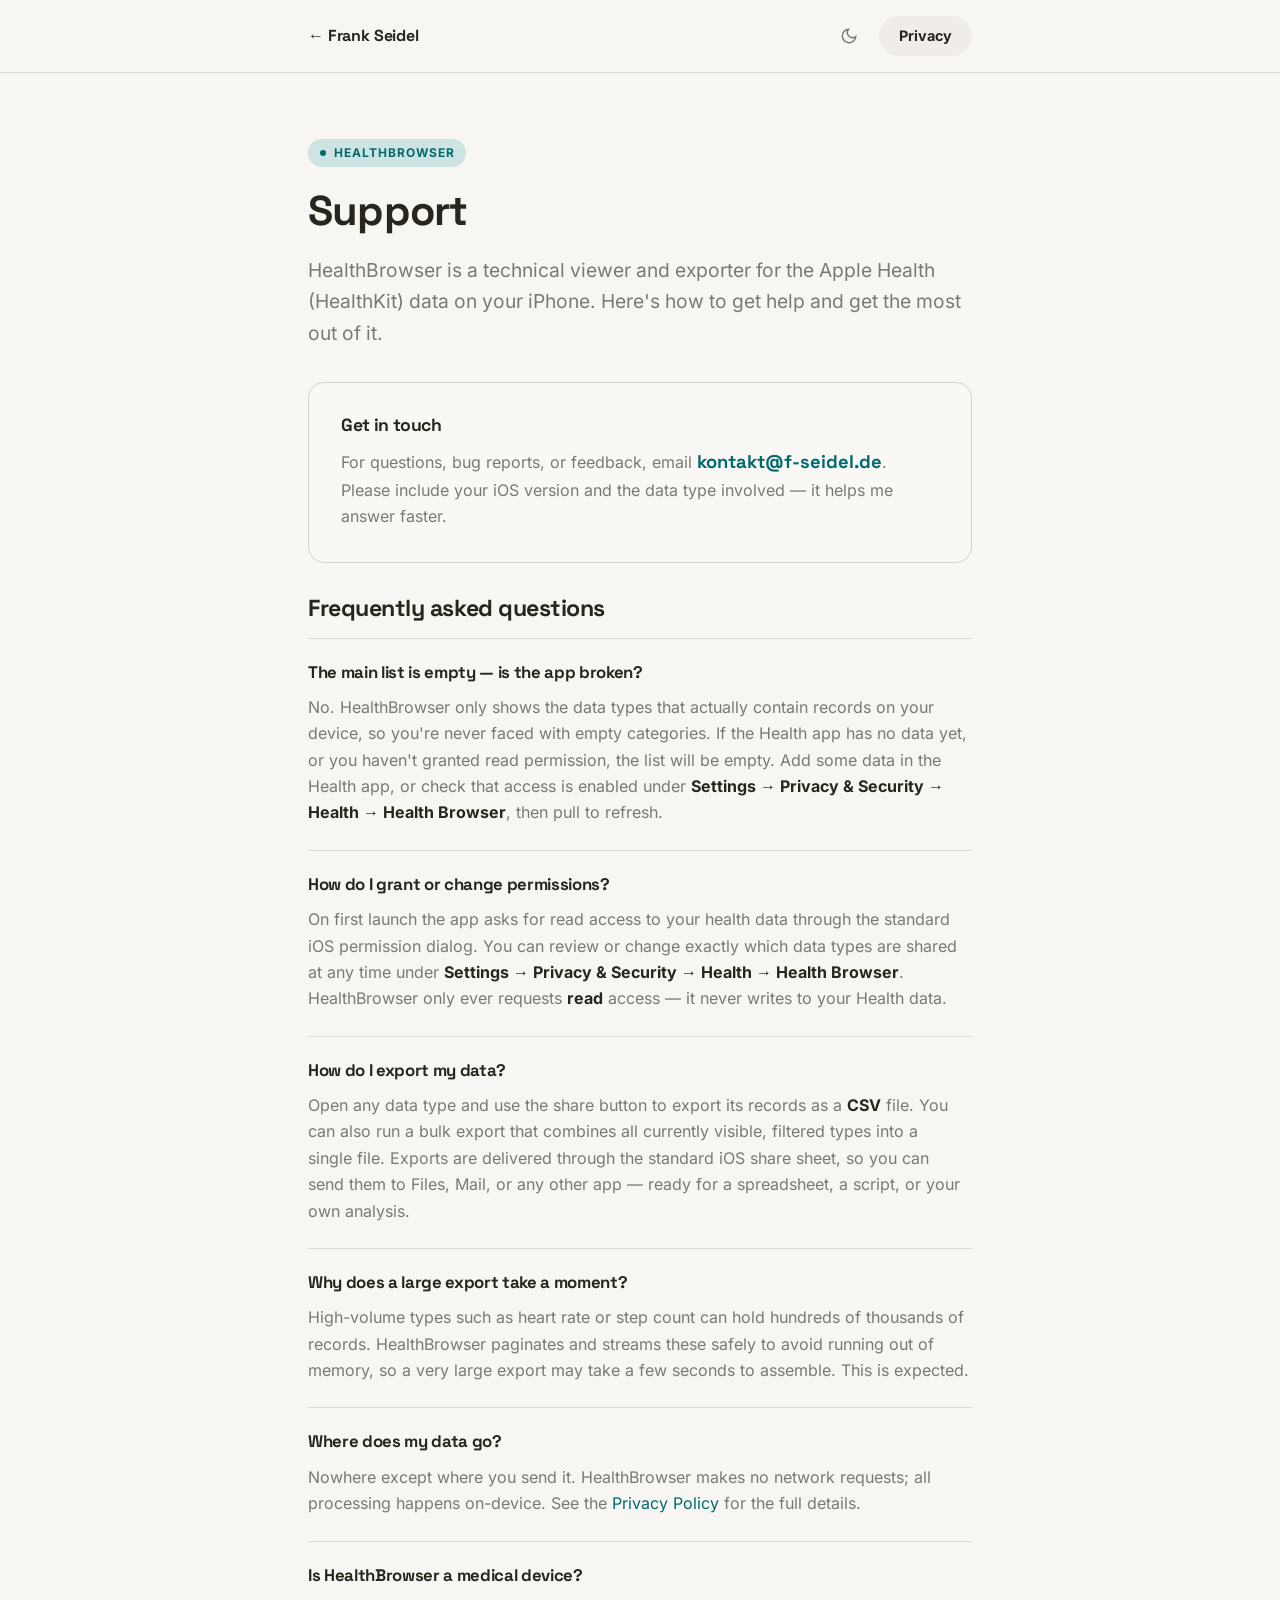
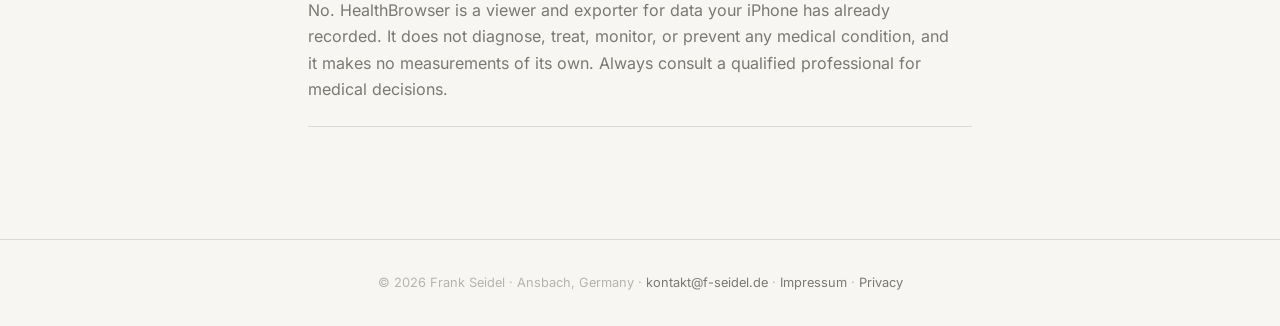
<file: healthbrowser-support.html>
<!DOCTYPE html>
<html lang="en">
<head>
  <meta charset="UTF-8" />
  <meta name="viewport" content="width=device-width, initial-scale=1.0" />
  <title>Support — HealthBrowser | Frank Seidel</title>
  <meta name="description" content="Support and FAQ for HealthBrowser, a technical viewer and exporter for your Apple Health (HealthKit) data on iPhone. Contact, permissions help, and CSV export guidance." />

  <link rel="canonical" href="https://f-seidel.de/healthbrowser-support.html" />

  <!-- Open Graph / Twitter -->
  <meta property="og:type" content="website" />
  <meta property="og:title" content="Support — HealthBrowser" />
  <meta property="og:description" content="Help, FAQ, and contact for HealthBrowser — the on-device Apple Health viewer and CSV exporter." />
  <meta property="og:url" content="https://f-seidel.de/healthbrowser-support.html" />
  <meta property="og:locale" content="en" />
  <meta name="twitter:card" content="summary" />
  <meta name="twitter:title" content="Support — HealthBrowser" />
  <meta name="twitter:description" content="Help, FAQ, and contact for HealthBrowser." />

  <link rel="icon" href="data:image/svg+xml,%3Csvg xmlns='http://www.w3.org/2000/svg' viewBox='0 0 24 24' fill='none' stroke='%234f98a3' stroke-width='2' stroke-linecap='round' stroke-linejoin='round'%3E%3Cpolyline points='22 12 18 12 15 21 9 3 6 12 2 12'/%3E%3C/svg%3E" />

  <!-- Self-hosted fonts (SIL OFL) — same stylesheet the main site uses, no third-party CDN -->
  <link rel="stylesheet" href="assets/fonts/fonts.css" />

  <style>
    /* ─── TOKENS (shared with the main site) ─────────────────────── */
    :root{
      --font-display:'Space Grotesk','Helvetica Neue',sans-serif;
      --font-body:'Inter',sans-serif;
      --sp1:.25rem;--sp2:.5rem;--sp3:.75rem;--sp4:1rem;--sp5:1.25rem;--sp6:1.5rem;
      --sp8:2rem;--sp10:2.5rem;--sp12:3rem;--sp16:4rem;--sp20:5rem;
      --r-md:.5rem;--r-lg:.75rem;--r-xl:1rem;--r-full:9999px;
      --ease:180ms cubic-bezier(.16,1,.3,1);
    }
    :root,[data-theme="light"]{
      --bg:#f7f6f2;--surf:#f9f8f5;--surfoff:#f0ede8;--div:#dcd9d5;--bdr:#d4d1ca;
      --tx:#28251d;--txm:#7a7974;--txf:#b5b4af;
      --pri:#01696f;--prih:#0c4e54;--prihl:#cee4e2;
      --sh-md:0 4px 12px oklch(.2 .01 80/.09);--sh-lg:0 12px 32px oklch(.2 .01 80/.13);
    }
    [data-theme="dark"]{
      --bg:#111110;--surf:#1a1917;--surfoff:#252320;--div:#2e2d2b;--bdr:#383735;
      --tx:#d4d3d0;--txm:#7a7876;--txf:#4f4e4c;
      --pri:#4f98a3;--prih:#6db8c4;--prihl:#1a3336;
      --sh-md:0 4px 12px oklch(0 0 0/.35);--sh-lg:0 12px 32px oklch(0 0 0/.5);
    }
    @media(prefers-color-scheme:dark){:root:not([data-theme]){
      --bg:#111110;--surf:#1a1917;--surfoff:#252320;--div:#2e2d2b;--bdr:#383735;
      --tx:#d4d3d0;--txm:#7a7876;--txf:#4f4e4c;
      --pri:#4f98a3;--prih:#6db8c4;--prihl:#1a3336;
      --sh-md:0 4px 12px oklch(0 0 0/.35);--sh-lg:0 12px 32px oklch(0 0 0/.5);
    }}

    /* ─── RESET ──────────────────────────────────────────────────── */
    *,*::before,*::after{box-sizing:border-box;margin:0;padding:0}
    html{-webkit-font-smoothing:antialiased;text-rendering:optimizeLegibility;scroll-behavior:smooth}
    body{min-height:100dvh;font-family:var(--font-body);color:var(--tx);background:var(--bg);
      line-height:1.65;transition:background var(--ease),color var(--ease)}
    h1,h2,h3{font-family:var(--font-display);line-height:1.15;letter-spacing:-.02em;text-wrap:balance}
    p,li{text-wrap:pretty}
    a{color:var(--pri);text-decoration:none;transition:color var(--ease)}
    a:hover{color:var(--prih)}
    code{font-family:ui-monospace,SFMono-Regular,Menlo,monospace;background:var(--surfoff);
      padding:.15em .4em;border-radius:.3em;font-size:.9em}
    :focus-visible{outline:2px solid var(--pri);outline-offset:3px;border-radius:.25rem}
    @media(prefers-reduced-motion:reduce){*{transition-duration:.01ms!important;scroll-behavior:auto}}

    /* ─── LAYOUT ─────────────────────────────────────────────────── */
    .wrap{max-width:760px;margin-inline:auto;padding-inline:clamp(var(--sp4),5vw,var(--sp12))}
    main{padding-block:clamp(var(--sp10),6vw,var(--sp16))}

    /* ─── HEADER ─────────────────────────────────────────────────── */
    .hdr{position:sticky;top:0;z-index:50;border-bottom:1px solid var(--div);
      background:color-mix(in oklch,var(--bg) 84%,transparent);
      backdrop-filter:blur(12px);-webkit-backdrop-filter:blur(12px)}
    .hdr .wrap{display:flex;align-items:center;justify-content:space-between;gap:var(--sp4);
      padding-block:var(--sp4)}
    .back{display:inline-flex;align-items:center;gap:var(--sp2);font-weight:700;color:var(--tx);
      font-family:var(--font-display);letter-spacing:-.01em}
    .back:hover{color:var(--pri)}
    .hdr-acts{display:flex;align-items:center;gap:var(--sp3)}
    .thm-btn{display:flex;align-items:center;justify-content:center;width:36px;height:36px;
      border-radius:var(--r-full);color:var(--txm);background:none;border:none;cursor:pointer;
      transition:color var(--ease),background var(--ease)}
    .thm-btn:hover{color:var(--tx);background:var(--surfoff)}
    .btn{display:inline-flex;align-items:center;gap:var(--sp2);padding:var(--sp3) var(--sp6);
      border-radius:var(--r-full);font-size:.95rem;font-weight:600;
      transition:background var(--ease),color var(--ease),box-shadow var(--ease)}
    .btn-sm{padding:var(--sp2) var(--sp5);font-size:.9rem}
    .btn-ghost{background:var(--surfoff);color:var(--tx)}
    .btn-ghost:hover{background:var(--div)}

    /* ─── CONTENT ────────────────────────────────────────────────── */
    .eyebrow{display:inline-flex;align-items:center;gap:var(--sp2);font-size:.75rem;font-weight:700;
      letter-spacing:.08em;text-transform:uppercase;color:var(--pri);background:var(--prihl);
      padding:var(--sp1) var(--sp3);border-radius:var(--r-full);margin-bottom:var(--sp5)}
    .eyebrow::before{content:'';width:6px;height:6px;border-radius:50%;background:var(--pri)}
    h1{font-size:clamp(1.9rem,4.5vw,2.6rem);font-weight:800;margin-bottom:var(--sp5);max-width:20ch}
    .sub{font-size:clamp(1.05rem,2.5vw,1.2rem);color:var(--txm);max-width:56ch;margin-bottom:var(--sp8)}
    h2{font-size:clamp(1.2rem,3vw,1.45rem);font-weight:800;margin:var(--sp12) 0 var(--sp4)}
    h2:first-of-type{margin-top:var(--sp8)}
    p{color:var(--txm);margin-bottom:var(--sp4)}
    ul{margin:0 0 var(--sp4) var(--sp5);color:var(--txm)}
    li{margin-bottom:var(--sp2)}
    strong{color:var(--tx);font-weight:700}

    /* ─── CONTACT + FAQ CARDS ────────────────────────────────────── */
    .card{background:var(--surf);border:1px solid var(--bdr);border-radius:var(--r-xl);
      padding:clamp(var(--sp5),4vw,var(--sp8));margin:var(--sp6) 0}
    .card h3{font-size:1.1rem;font-weight:800;margin-bottom:var(--sp3)}
    .card p:last-child{margin-bottom:0}
    .contact-mail{font-family:var(--font-display);font-size:1.15rem;font-weight:700}

    .faq{border-top:1px solid var(--div);padding-block:var(--sp6)}
    .faq:last-of-type{border-bottom:1px solid var(--div)}
    .faq h3{font-family:var(--font-display);font-size:1.05rem;font-weight:700;color:var(--tx);
      margin-bottom:var(--sp3)}
    .faq p:last-child{margin-bottom:0}

    /* ─── FOOTER ─────────────────────────────────────────────────── */
    .ftr{border-top:1px solid var(--div);padding-block:var(--sp8);margin-top:var(--sp12);
      text-align:center;font-size:.8rem;color:var(--txf)}
    .ftr a{color:var(--txm)}.ftr a:hover{color:var(--pri)}
  </style>
</head>
<body>

<!-- ═══════════════════════ HEADER ═══════════════════════════════ -->
<header class="hdr">
  <div class="wrap">
    <a class="back" href="index.html#projects" aria-label="Back to Frank Seidel's homepage">&larr;&nbsp;Frank Seidel</a>
    <div class="hdr-acts">
      <button class="thm-btn" data-thm type="button" aria-label="Toggle colour theme">
        <svg width="18" height="18" viewBox="0 0 24 24" fill="none" stroke="currentColor" stroke-width="2" aria-hidden="true"><path d="M21 12.79A9 9 0 1 1 11.21 3 7 7 0 0 0 21 12.79z"/></svg>
      </button>
      <a class="btn btn-ghost btn-sm" href="healthbrowser-privacy.html">Privacy</a>
    </div>
  </div>
</header>

<!-- ═══════════════════════ MAIN ════════════════════════════════ -->
<main>
  <div class="wrap">

    <span class="eyebrow">HealthBrowser</span>
    <h1>Support</h1>
    <p class="sub">HealthBrowser is a technical viewer and exporter for the Apple Health (HealthKit) data on your iPhone. Here's how to get help and get the most out of it.</p>

    <div class="card">
      <h3>Get in touch</h3>
      <p>For questions, bug reports, or feedback, email <a class="contact-mail" href="mailto:kontakt@f-seidel.de">kontakt@f-seidel.de</a>. Please include your iOS version and the data type involved — it helps me answer faster.</p>
    </div>

    <h2>Frequently asked questions</h2>

    <div class="faq">
      <h3>The main list is empty — is the app broken?</h3>
      <p>No. HealthBrowser only shows the data types that actually contain records on your device, so you're never faced with empty categories. If the Health app has no data yet, or you haven't granted read permission, the list will be empty. Add some data in the Health app, or check that access is enabled under <strong>Settings → Privacy &amp; Security → Health → Health Browser</strong>, then pull to refresh.</p>
    </div>

    <div class="faq">
      <h3>How do I grant or change permissions?</h3>
      <p>On first launch the app asks for read access to your health data through the standard iOS permission dialog. You can review or change exactly which data types are shared at any time under <strong>Settings → Privacy &amp; Security → Health → Health Browser</strong>. HealthBrowser only ever requests <strong>read</strong> access — it never writes to your Health data.</p>
    </div>

    <div class="faq">
      <h3>How do I export my data?</h3>
      <p>Open any data type and use the share button to export its records as a <strong>CSV</strong> file. You can also run a bulk export that combines all currently visible, filtered types into a single file. Exports are delivered through the standard iOS share sheet, so you can send them to Files, Mail, or any other app — ready for a spreadsheet, a script, or your own analysis.</p>
    </div>

    <div class="faq">
      <h3>Why does a large export take a moment?</h3>
      <p>High-volume types such as heart rate or step count can hold hundreds of thousands of records. HealthBrowser paginates and streams these safely to avoid running out of memory, so a very large export may take a few seconds to assemble. This is expected.</p>
    </div>

    <div class="faq">
      <h3>Where does my data go?</h3>
      <p>Nowhere except where you send it. HealthBrowser makes no network requests; all processing happens on-device. See the <a href="healthbrowser-privacy.html">Privacy Policy</a> for the full details.</p>
    </div>

    <div class="faq">
      <h3>Is HealthBrowser a medical device?</h3>
      <p>No. HealthBrowser is a viewer and exporter for data your iPhone has already recorded. It does not diagnose, treat, monitor, or prevent any medical condition, and it makes no measurements of its own. Always consult a qualified professional for medical decisions.</p>
    </div>

  </div>
</main>

<footer class="ftr">
  <div class="wrap">© 2026 Frank Seidel · Ansbach, Germany · <a href="mailto:kontakt@f-seidel.de">kontakt@f-seidel.de</a> · <a href="index.html#impressum">Impressum</a> · <a href="healthbrowser-privacy.html">Privacy</a></div>
</footer>

<!-- ═══════════════════════ THEME TOGGLE ════════════════════════ -->
<script>
// Mirror the main site: respect the OS theme by default, allow a manual toggle.
(function(){
  var html=document.documentElement,btn=document.querySelector('[data-thm]');
  var t=html.getAttribute('data-theme')||(matchMedia('(prefers-color-scheme:dark)').matches?'dark':'light');
  html.setAttribute('data-theme',t);
  function ico(t){if(!btn)return;btn.setAttribute('aria-label','Switch to '+(t==='dark'?'light':'dark')+' mode');
    btn.innerHTML=t==='dark'
    ?'<svg width="18" height="18" viewBox="0 0 24 24" fill="none" stroke="currentColor" stroke-width="2" aria-hidden="true"><circle cx="12" cy="12" r="5"/><line x1="12" y1="1" x2="12" y2="3"/><line x1="12" y1="21" x2="12" y2="23"/><line x1="4.22" y1="4.22" x2="5.64" y2="5.64"/><line x1="18.36" y1="18.36" x2="19.78" y2="19.78"/><line x1="1" y1="12" x2="3" y2="12"/><line x1="21" y1="12" x2="23" y2="12"/><line x1="4.22" y1="19.78" x2="5.64" y2="18.36"/><line x1="18.36" y1="5.64" x2="19.78" y2="4.22"/></svg>'
    :'<svg width="18" height="18" viewBox="0 0 24 24" fill="none" stroke="currentColor" stroke-width="2" aria-hidden="true"><path d="M21 12.79A9 9 0 1 1 11.21 3 7 7 0 0 0 21 12.79z"/></svg>';}
  ico(t);
  if(btn)btn.addEventListener('click',function(){t=t==='dark'?'light':'dark';html.setAttribute('data-theme',t);ico(t);});
})();
</script>

</body>
</html>
</file>
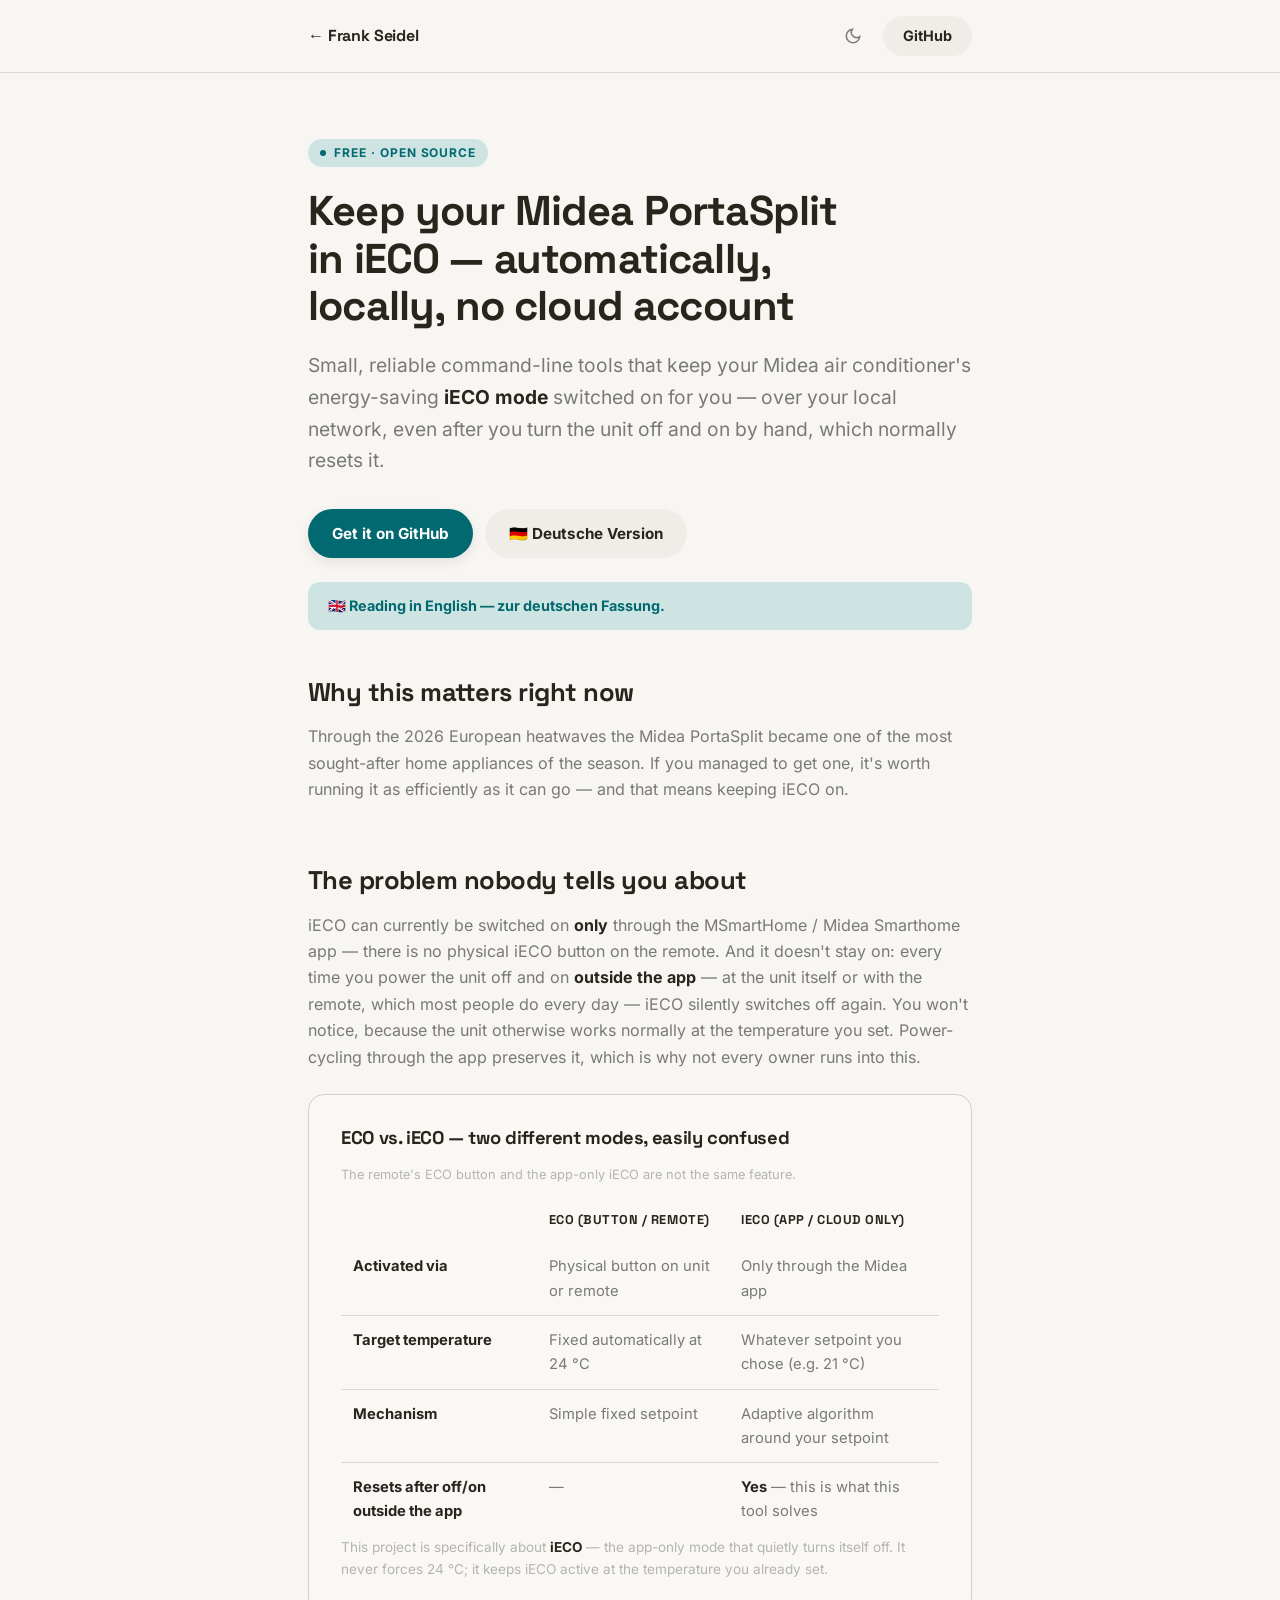
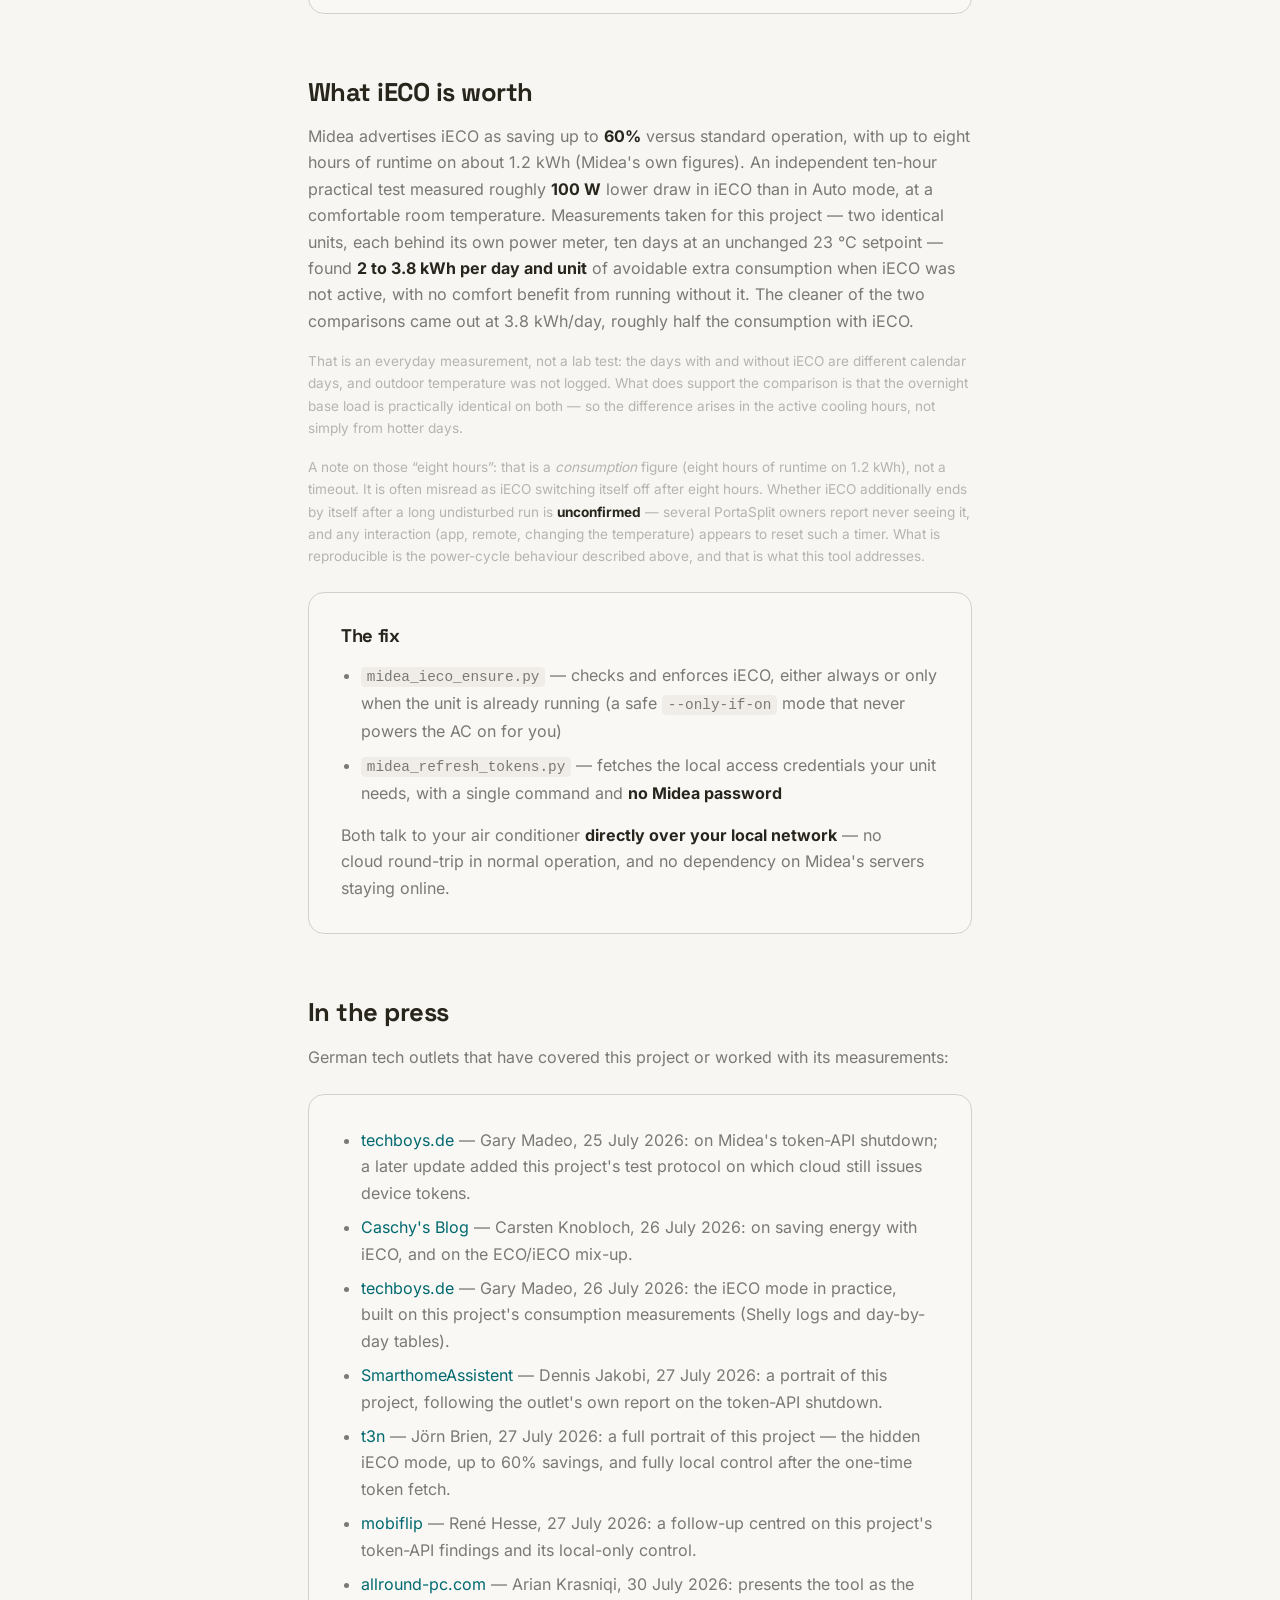
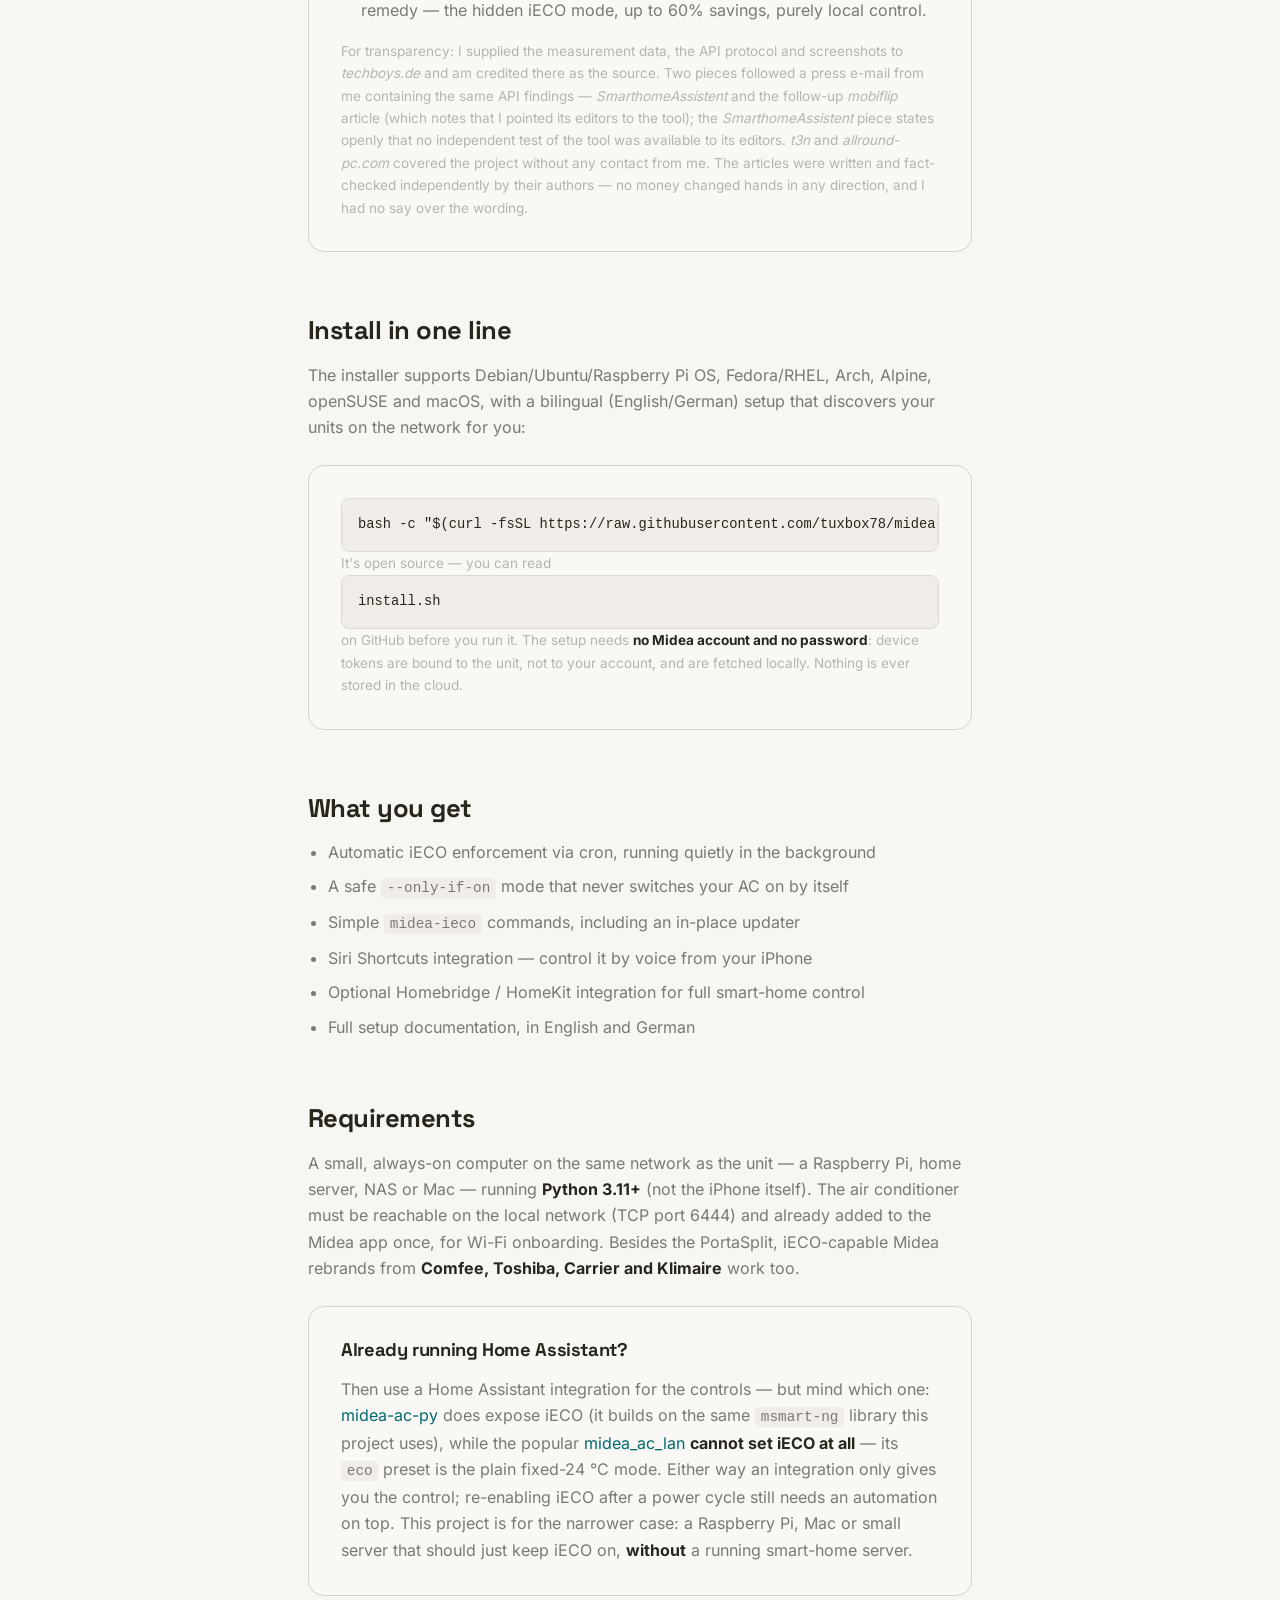
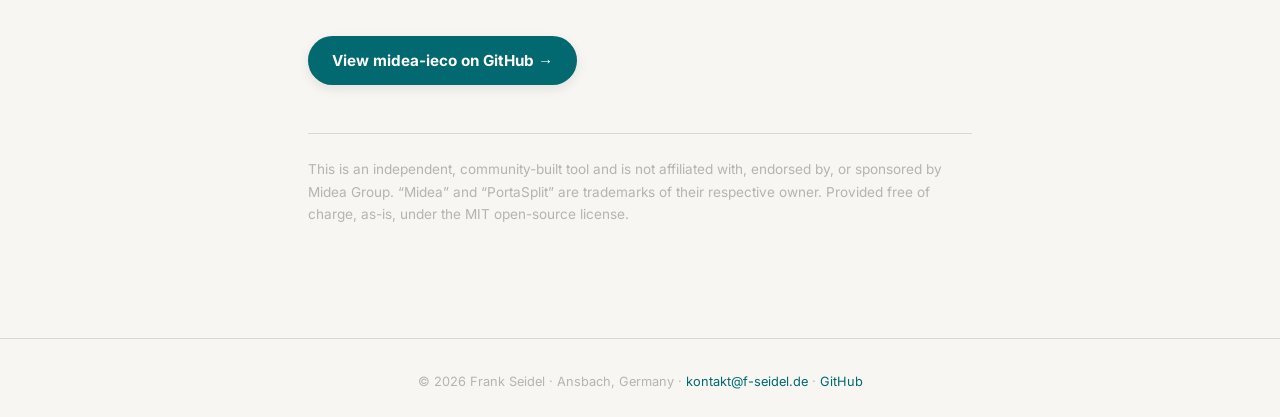
<file: midea-ieco.html>
<!DOCTYPE html>
<html lang="en">
<head>
  <meta charset="UTF-8" />
  <meta name="viewport" content="width=device-width, initial-scale=1.0" />
  <title>midea-ieco — Keep your Midea PortaSplit in iECO, automatically | Frank Seidel</title>
  <meta name="description" content="Free, open-source command-line tools that keep your Midea PortaSplit's energy-saving iECO mode permanently active — locally, without the app, no cloud account. Measured 2–3.8 kWh/day saved." />

  <!-- Canonical + language alternates (separate URL per language, GDPR-clean, hreflang-linked) -->
  <link rel="canonical" href="https://f-seidel.de/midea-ieco.html" />
  <link rel="alternate" hreflang="en" href="https://f-seidel.de/midea-ieco.html" />
  <link rel="alternate" hreflang="de" href="https://f-seidel.de/de/midea-ieco.html" />
  <link rel="alternate" hreflang="x-default" href="https://f-seidel.de/midea-ieco.html" />

  <!-- Open Graph / Twitter — URLs MUST be absolute; social scrapers run no JS and need a real image file -->
  <meta property="og:type" content="website" />
  <meta property="og:title" content="Stop your Midea PortaSplit wasting electricity" />
  <meta property="og:description" content="Free, open-source scripts that keep the energy-saving iECO mode permanently active — locally, no app, no cloud account. Measured 2–3.8 kWh/day saved." />
  <meta property="og:url" content="https://f-seidel.de/midea-ieco.html" />
  <meta property="og:image" content="https://f-seidel.de/assets/og/midea-ieco.png" />
  <meta property="og:image:width" content="1200" />
  <meta property="og:image:height" content="630" />
  <meta property="og:locale" content="en" />
  <meta property="og:locale:alternate" content="de" />
  <meta name="twitter:card" content="summary_large_image" />
  <meta name="twitter:title" content="Stop your Midea PortaSplit wasting electricity" />
  <meta name="twitter:description" content="Free, open-source scripts that keep iECO permanently active — locally, no app, no cloud account." />
  <meta name="twitter:image" content="https://f-seidel.de/assets/og/midea-ieco.png" />

  <link rel="icon" href="data:image/svg+xml,%3Csvg xmlns='http://www.w3.org/2000/svg' viewBox='0 0 24 24' fill='none' stroke='%234f98a3' stroke-width='2' stroke-linecap='round'%3E%3Cline x1='12' y1='2' x2='12' y2='22'/%3E%3Cline x1='2' y1='12' x2='22' y2='12'/%3E%3Cline x1='4.9' y1='4.9' x2='19.1' y2='19.1'/%3E%3Cline x1='19.1' y1='4.9' x2='4.9' y2='19.1'/%3E%3C/svg%3E" />

  <!-- Self-hosted fonts (SIL OFL) — same stylesheet the main site uses, no third-party CDN -->
  <link rel="stylesheet" href="assets/fonts/fonts.css" />

  <script type="application/ld+json">
  {
    "@context": "https://schema.org",
    "@type": "SoftwareApplication",
    "name": "midea-ieco",
    "applicationCategory": "UtilitiesApplication",
    "operatingSystem": "Linux, macOS",
    "description": "Free, open-source command-line tools that keep the energy-saving iECO mode of Midea PortaSplit (and compatible) air conditioners permanently active over the local network, without the app or a cloud account.",
    "url": "https://f-seidel.de/midea-ieco.html",
    "downloadUrl": "https://github.com/tuxbox78/midea-ieco",
    "license": "https://opensource.org/licenses/MIT",
    "author": { "@type": "Person", "name": "Frank Seidel", "url": "https://f-seidel.de" },
    "offers": { "@type": "Offer", "price": "0", "priceCurrency": "EUR" }
  }
  </script>

  <style>
    /* ─── TOKENS (shared with the main site) ─────────────────────── */
    :root{
      --font-display:'Space Grotesk','Helvetica Neue',sans-serif;
      --font-body:'Inter',sans-serif;
      --sp1:.25rem;--sp2:.5rem;--sp3:.75rem;--sp4:1rem;--sp5:1.25rem;--sp6:1.5rem;
      --sp8:2rem;--sp10:2.5rem;--sp12:3rem;--sp16:4rem;--sp20:5rem;
      --r-md:.5rem;--r-lg:.75rem;--r-xl:1rem;--r-full:9999px;
      --ease:180ms cubic-bezier(.16,1,.3,1);
    }
    :root,[data-theme="light"]{
      --bg:#f7f6f2;--surf:#f9f8f5;--surfoff:#f0ede8;--div:#dcd9d5;--bdr:#d4d1ca;
      --tx:#28251d;--txm:#7a7974;--txf:#b5b4af;
      --pri:#01696f;--prih:#0c4e54;--prihl:#cee4e2;
      --sh-md:0 4px 12px oklch(.2 .01 80/.09);--sh-lg:0 12px 32px oklch(.2 .01 80/.13);
    }
    [data-theme="dark"]{
      --bg:#111110;--surf:#1a1917;--surfoff:#252320;--div:#2e2d2b;--bdr:#383735;
      --tx:#d4d3d0;--txm:#7a7876;--txf:#4f4e4c;
      --pri:#4f98a3;--prih:#6db8c4;--prihl:#1a3336;
      --sh-md:0 4px 12px oklch(0 0 0/.35);--sh-lg:0 12px 32px oklch(0 0 0/.5);
    }
    @media(prefers-color-scheme:dark){:root:not([data-theme]){
      --bg:#111110;--surf:#1a1917;--surfoff:#252320;--div:#2e2d2b;--bdr:#383735;
      --tx:#d4d3d0;--txm:#7a7876;--txf:#4f4e4c;
      --pri:#4f98a3;--prih:#6db8c4;--prihl:#1a3336;
      --sh-md:0 4px 12px oklch(0 0 0/.35);--sh-lg:0 12px 32px oklch(0 0 0/.5);
    }}

    /* ─── RESET ──────────────────────────────────────────────────── */
    *,*::before,*::after{box-sizing:border-box;margin:0;padding:0}
    html{-webkit-font-smoothing:antialiased;text-rendering:optimizeLegibility;scroll-behavior:smooth}
    body{min-height:100dvh;font-family:var(--font-body);color:var(--tx);background:var(--bg);
      line-height:1.65;transition:background var(--ease),color var(--ease)}
    h1,h2,h3{font-family:var(--font-display);line-height:1.15;letter-spacing:-.02em;text-wrap:balance}
    p,li{text-wrap:pretty}
    a{color:var(--pri);text-decoration:none;transition:color var(--ease)}
    a:hover{color:var(--prih)}
    code{font-family:ui-monospace,SFMono-Regular,Menlo,monospace;background:var(--surfoff);
      padding:.15em .4em;border-radius:.3em;font-size:.9em}
    :focus-visible{outline:2px solid var(--pri);outline-offset:3px;border-radius:.25rem}
    @media(prefers-reduced-motion:reduce){*{transition-duration:.01ms!important;scroll-behavior:auto}}

    /* ─── LAYOUT ─────────────────────────────────────────────────── */
    .wrap{max-width:760px;margin-inline:auto;padding-inline:clamp(var(--sp4),5vw,var(--sp12))}
    main{padding-block:clamp(var(--sp10),6vw,var(--sp16))}

    /* ─── HEADER ─────────────────────────────────────────────────── */
    .hdr{position:sticky;top:0;z-index:50;border-bottom:1px solid var(--div);
      background:color-mix(in oklch,var(--bg) 84%,transparent);
      backdrop-filter:blur(12px);-webkit-backdrop-filter:blur(12px)}
    .hdr .wrap{display:flex;align-items:center;justify-content:space-between;gap:var(--sp4);
      padding-block:var(--sp4)}
    .back{display:inline-flex;align-items:center;gap:var(--sp2);font-weight:700;color:var(--tx);
      font-family:var(--font-display);letter-spacing:-.01em}
    .back:hover{color:var(--pri)}
    .hdr-acts{display:flex;align-items:center;gap:var(--sp3)}
    .thm-btn{display:flex;align-items:center;justify-content:center;width:36px;height:36px;
      border-radius:var(--r-full);color:var(--txm);background:none;border:none;cursor:pointer;
      transition:color var(--ease),background var(--ease)}
    .thm-btn:hover{color:var(--tx);background:var(--surfoff)}

    /* ─── BUTTONS ────────────────────────────────────────────────── */
    .btn{display:inline-flex;align-items:center;gap:var(--sp2);padding:var(--sp3) var(--sp6);
      border-radius:var(--r-full);font-size:.95rem;font-weight:600;
      transition:background var(--ease),color var(--ease),box-shadow var(--ease)}
    .btn-sm{padding:var(--sp2) var(--sp5);font-size:.9rem}
    .btn-pri{background:var(--pri);color:#fff;box-shadow:var(--sh-md)}
    .btn-pri:hover{background:var(--prih);color:#fff}
    .btn-ghost{background:var(--surfoff);color:var(--tx)}
    .btn-ghost:hover{background:var(--div)}

    /* ─── HERO + SECTIONS ────────────────────────────────────────── */
    .eyebrow{display:inline-flex;align-items:center;gap:var(--sp2);font-size:.75rem;font-weight:700;
      letter-spacing:.08em;text-transform:uppercase;color:var(--pri);background:var(--prihl);
      padding:var(--sp1) var(--sp3);border-radius:var(--r-full);margin-bottom:var(--sp5)}
    .eyebrow::before{content:'';width:6px;height:6px;border-radius:50%;background:var(--pri)}
    h1{font-size:clamp(1.9rem,4.5vw,2.6rem);font-weight:800;margin-bottom:var(--sp5);max-width:20ch}
    .sub{font-size:clamp(1.05rem,2.5vw,1.2rem);color:var(--txm);max-width:56ch;margin-bottom:var(--sp8)}
    .btnrow{display:flex;flex-wrap:wrap;gap:var(--sp3);margin-bottom:var(--sp6)}
    .lang-note{background:var(--prihl);border-radius:var(--r-lg);padding:var(--sp3) var(--sp5);
      font-size:.9rem;font-weight:600;color:var(--pri);margin-bottom:var(--sp12)}
    h2{font-size:clamp(1.35rem,3vw,1.6rem);font-weight:800;margin:var(--sp16) 0 var(--sp4)}
    h2:first-of-type{margin-top:var(--sp8)}
    p{color:var(--txm);margin-bottom:var(--sp4)}
    ul{margin:0 0 var(--sp4) var(--sp5);color:var(--txm)}
    li{margin-bottom:var(--sp2)}
    strong{color:var(--tx);font-weight:700}

    /* ─── CARDS + TABLE ──────────────────────────────────────────── */
    .card{background:var(--surf);border:1px solid var(--bdr);border-radius:var(--r-xl);
      padding:clamp(var(--sp5),4vw,var(--sp8));margin:var(--sp6) 0}
    .card h3{font-size:1.15rem;font-weight:800;margin-bottom:var(--sp4)}
    .card p:last-child,.card ul:last-child{margin-bottom:0}
    .tbl-scroll{overflow-x:auto}
    table{width:100%;border-collapse:collapse;font-size:.92rem;color:var(--txm);min-width:32rem}
    caption{text-align:left;font-size:.8rem;color:var(--txf);margin-bottom:var(--sp3)}
    th,td{padding:var(--sp3) var(--sp3);text-align:left;border-bottom:1px solid var(--div);vertical-align:top}
    thead th{color:var(--tx);font-family:var(--font-display);font-size:.8rem;text-transform:uppercase;letter-spacing:.04em}
    tbody th{font-weight:600;color:var(--tx);font-family:var(--font-body)}
    tr:last-child td,tr:last-child th{border-bottom:none}
    .install code{display:block;padding:var(--sp4);border-radius:var(--r-md);background:var(--surfoff);
      color:var(--tx);font-size:.86rem;line-height:1.5;overflow-x:auto;white-space:pre;border:1px solid var(--div)}
    .muted{font-size:.85rem;color:var(--txf)}

    /* ─── FOOTER ─────────────────────────────────────────────────── */
    .disclaimer{font-size:.85rem;color:var(--txf);border-top:1px solid var(--div);
      margin-top:var(--sp12);padding-top:var(--sp6)}
    .ftr{border-top:1px solid var(--div);padding-block:var(--sp8);margin-top:var(--sp8);
      text-align:center;font-size:.8rem;color:var(--txf)}
  </style>
</head>
<body>

<!-- ═══════════════════════ HEADER ═══════════════════════════════ -->
<header class="hdr">
  <div class="wrap">
    <a class="back" href="index.html#projects" aria-label="Back to Frank Seidel's homepage">&larr;&nbsp;Frank Seidel</a>
    <div class="hdr-acts">
      <button class="thm-btn" data-thm type="button" aria-label="Toggle colour theme">
        <svg width="18" height="18" viewBox="0 0 24 24" fill="none" stroke="currentColor" stroke-width="2" aria-hidden="true"><path d="M21 12.79A9 9 0 1 1 11.21 3 7 7 0 0 0 21 12.79z"/></svg>
      </button>
      <a class="btn btn-ghost btn-sm" href="https://github.com/tuxbox78/midea-ieco" target="_blank" rel="noopener noreferrer">GitHub</a>
    </div>
  </div>
</header>

<!-- ═══════════════════════ MAIN ════════════════════════════════ -->
<main>
  <div class="wrap">

    <span class="eyebrow">Free &middot; Open Source</span>
    <h1>Keep your Midea PortaSplit in iECO — automatically, locally, no cloud account</h1>
    <p class="sub">Small, reliable command-line tools that keep your Midea air conditioner's energy-saving <strong>iECO mode</strong> switched on for you — over your local network, even after you turn the unit off and on by hand, which normally resets it.</p>

    <div class="btnrow">
      <a class="btn btn-pri" href="https://github.com/tuxbox78/midea-ieco" target="_blank" rel="noopener noreferrer">Get it on GitHub</a>
      <a class="btn btn-ghost" href="de/midea-ieco.html">🇩🇪 Deutsche Version</a>
    </div>
    <p class="lang-note">🇬🇧 Reading in English — <a href="de/midea-ieco.html">zur deutschen Fassung</a>.</p>

    <h2>Why this matters right now</h2>
    <p>Through the 2026 European heatwaves the Midea PortaSplit became one of the most sought-after home appliances of the season. If you managed to get one, it's worth running it as efficiently as it can go — and that means keeping iECO on.</p>

    <h2>The problem nobody tells you about</h2>
    <p>iECO can currently be switched on <strong>only</strong> through the MSmartHome / Midea Smarthome app — there is no physical iECO button on the remote. And it doesn't stay on: every time you power the unit off and on <strong>outside the app</strong> — at the unit itself or with the remote, which most people do every day — iECO silently switches off again. You won't notice, because the unit otherwise works normally at the temperature you set. Power-cycling through the app preserves it, which is why not every owner runs into this.</p>

    <div class="card">
      <h3>ECO vs. iECO — two different modes, easily confused</h3>
      <div class="tbl-scroll">
        <table>
          <caption>The remote's ECO button and the app-only iECO are not the same feature.</caption>
          <thead>
            <tr><th scope="col"></th><th scope="col">ECO (button / remote)</th><th scope="col">iECO (app / cloud only)</th></tr>
          </thead>
          <tbody>
            <tr><th scope="row">Activated via</th><td>Physical button on unit or remote</td><td>Only through the Midea app</td></tr>
            <tr><th scope="row">Target temperature</th><td>Fixed automatically at 24&nbsp;°C</td><td>Whatever setpoint you chose (e.g. 21&nbsp;°C)</td></tr>
            <tr><th scope="row">Mechanism</th><td>Simple fixed setpoint</td><td>Adaptive algorithm around your setpoint</td></tr>
            <tr><th scope="row">Resets after off/on outside the app</th><td>—</td><td><strong>Yes</strong> — this is what this tool solves</td></tr>
          </tbody>
        </table>
      </div>
      <p class="muted">This project is specifically about <strong>iECO</strong> — the app-only mode that quietly turns itself off. It never forces 24&nbsp;°C; it keeps iECO active at the temperature you already set.</p>
    </div>

    <h2>What iECO is worth</h2>
    <p>Midea advertises iECO as saving up to <strong>60%</strong> versus standard operation, with up to eight hours of runtime on about 1.2&nbsp;kWh (Midea's own figures). An independent ten-hour practical test measured roughly <strong>100&nbsp;W</strong> lower draw in iECO than in Auto mode, at a comfortable room temperature. Measurements taken for this project — two identical units, each behind its own power meter, ten days at an unchanged 23&nbsp;°C setpoint — found <strong>2 to 3.8&nbsp;kWh per day and unit</strong> of avoidable extra consumption when iECO was not active, with no comfort benefit from running without it. The cleaner of the two comparisons came out at 3.8&nbsp;kWh/day, roughly half the consumption with iECO.</p>
    <p class="muted">That is an everyday measurement, not a lab test: the days with and without iECO are different calendar days, and outdoor temperature was not logged. What does support the comparison is that the overnight base load is practically identical on both — so the difference arises in the active cooling hours, not simply from hotter days.</p>
    <p class="muted">A note on those “eight hours”: that is a <em>consumption</em> figure (eight hours of runtime on 1.2&nbsp;kWh), not a timeout. It is often misread as iECO switching itself off after eight hours. Whether iECO additionally ends by itself after a long undisturbed run is <strong>unconfirmed</strong> — several PortaSplit owners report never seeing it, and any interaction (app, remote, changing the temperature) appears to reset such a timer. What is reproducible is the power-cycle behaviour described above, and that is what this tool addresses.</p>

    <div class="card">
      <h3>The fix</h3>
      <ul>
        <li><code>midea_ieco_ensure.py</code> — checks and enforces iECO, either always or only when the unit is already running (a safe <code>--only-if-on</code> mode that never powers the AC on for you)</li>
        <li><code>midea_refresh_tokens.py</code> — fetches the local access credentials your unit needs, with a single command and <strong>no Midea password</strong></li>
      </ul>
      <p>Both talk to your air conditioner <strong>directly over your local network</strong> — no cloud round-trip in normal operation, and no dependency on Midea's servers staying online.</p>
    </div>

    <h2>In the press</h2>
    <p>German tech outlets that have covered this project or worked with its measurements:</p>
    <div class="card">
      <ul>
        <li><a href="https://www.techboys.de/portasplit-home-assistant" target="_blank" rel="noopener noreferrer">techboys.de</a> — Gary Madeo, 25 July 2026: on Midea's token-API shutdown; a later update added this project's test protocol on which cloud still issues device tokens.</li>
        <li><a href="https://stadt-bremerhaven.de/midea-portasplit-wie-ihr-mit-ieco-strom-spart/" target="_blank" rel="noopener noreferrer">Caschy's Blog</a> — Carsten Knobloch, 26 July 2026: on saving energy with iECO, and on the ECO/iECO mix-up.</li>
        <li><a href="https://www.techboys.de/portasplit-ieco" target="_blank" rel="noopener noreferrer">techboys.de</a> — Gary Madeo, 26 July 2026: the iECO mode in practice, built on this project's consumption measurements (Shelly logs and day-by-day tables).</li>
        <li><a href="https://www.smarthomeassistent.de/midea-ieco-kostenloses-tool-sichert-portasplit-zugriff-und-soll-strom-sparen/" target="_blank" rel="noopener noreferrer">SmarthomeAssistent</a> — Dennis Jakobi, 27&nbsp;July 2026: a portrait of this project, following the outlet's own report on the token-API shutdown.</li>
        <li><a href="https://t3n.de/news/strom-sparen-ieco-midea-portasplit-1754965/" target="_blank" rel="noopener noreferrer">t3n</a> — Jörn Brien, 27 July 2026: a full portrait of this project — the hidden iECO mode, up to 60% savings, and fully local control after the one-time token fetch.</li>
        <li><a href="https://www.mobiflip.de/midea-portasplit-open-source-tool-sichert-lokale-steuerung/" target="_blank" rel="noopener noreferrer">mobiflip</a> — René Hesse, 27 July 2026: a follow-up centred on this project's token-API findings and its local-only control.</li>
        <li><a href="https://www.allround-pc.com/news/midea-portasplit-kuehlt-durch-den-sommer-mit-diesem-open-source-tool-senkt-ihr-den-stromverbrauch" target="_blank" rel="noopener noreferrer">allround-pc.com</a> — Arian Krasniqi, 30 July 2026: presents the tool as the remedy — the hidden iECO mode, up to 60% savings, purely local control.</li>
      </ul>
      <p class="muted">For transparency: I supplied the measurement data, the API protocol and screenshots to <em>techboys.de</em> and am credited there as the source. Two pieces followed a press e-mail from me containing the same API findings — <em>SmarthomeAssistent</em> and the follow-up <em>mobiflip</em> article (which notes that I pointed its editors to the tool); the <em>SmarthomeAssistent</em> piece states openly that no independent test of the tool was available to its editors. <em>t3n</em> and <em>allround-pc.com</em> covered the project without any contact from me. The articles were written and fact-checked independently by their authors — no money changed hands in any direction, and I had no say over the wording.</p>
    </div>

    <h2>Install in one line</h2>
    <p>The installer supports Debian/Ubuntu/Raspberry&nbsp;Pi&nbsp;OS, Fedora/RHEL, Arch, Alpine, openSUSE and macOS, with a bilingual (English/German) setup that discovers your units on the network for you:</p>
    <div class="card install">
      <code>bash -c "$(curl -fsSL https://raw.githubusercontent.com/tuxbox78/midea-ieco/main/install.sh)"</code>
      <p class="muted">It's open source — you can read <code>install.sh</code> on GitHub before you run it. The setup needs <strong>no Midea account and no password</strong>: device tokens are bound to the unit, not to your account, and are fetched locally. Nothing is ever stored in the cloud.</p>
    </div>

    <h2>What you get</h2>
    <ul>
      <li>Automatic iECO enforcement via cron, running quietly in the background</li>
      <li>A safe <code>--only-if-on</code> mode that never switches your AC on by itself</li>
      <li>Simple <code>midea-ieco</code> commands, including an in-place updater</li>
      <li>Siri Shortcuts integration — control it by voice from your iPhone</li>
      <li>Optional Homebridge / HomeKit integration for full smart-home control</li>
      <li>Full setup documentation, in English and German</li>
    </ul>

    <h2>Requirements</h2>
    <p>A small, always-on computer on the same network as the unit — a Raspberry&nbsp;Pi, home server, NAS or Mac — running <strong>Python&nbsp;3.11+</strong> (not the iPhone itself). The air conditioner must be reachable on the local network (TCP port 6444) and already added to the Midea app once, for Wi-Fi onboarding. Besides the PortaSplit, iECO-capable Midea rebrands from <strong>Comfee, Toshiba, Carrier and Klimaire</strong> work too.</p>

    <div class="card">
      <h3>Already running Home Assistant?</h3>
      <p>Then use a Home Assistant integration for the controls — but mind which one: <a href="https://github.com/mill1000/midea-ac-py" target="_blank" rel="noopener noreferrer">midea-ac-py</a> does expose iECO (it builds on the same <code>msmart-ng</code> library this project uses), while the popular <a href="https://github.com/wuwentao/midea_ac_lan" target="_blank" rel="noopener noreferrer">midea_ac_lan</a> <strong>cannot set iECO at all</strong> — its <code>eco</code> preset is the plain fixed-24&nbsp;°C mode. Either way an integration only gives you the control; re-enabling iECO after a power cycle still needs an automation on top. This project is for the narrower case: a Raspberry&nbsp;Pi, Mac or small server that should just keep iECO on, <strong>without</strong> a running smart-home server.</p>
    </div>

    <div class="btnrow" style="margin-top:var(--sp10)">
      <a class="btn btn-pri" href="https://github.com/tuxbox78/midea-ieco" target="_blank" rel="noopener noreferrer">View midea-ieco on GitHub →</a>
    </div>

    <p class="disclaimer">This is an independent, community-built tool and is not affiliated with, endorsed by, or sponsored by Midea Group. “Midea” and “PortaSplit” are trademarks of their respective owner. Provided free of charge, as-is, under the MIT open-source license.</p>

  </div>
</main>

<footer class="ftr">
  <div class="wrap">© 2026 Frank Seidel · Ansbach, Germany · <a href="mailto:kontakt@f-seidel.de">kontakt@f-seidel.de</a> · <a href="https://github.com/tuxbox78/midea-ieco" target="_blank" rel="noopener noreferrer">GitHub</a></div>
</footer>

<!-- ═══════════════════════ THEME TOGGLE ════════════════════════ -->
<script>
// Mirror the main site: respect the OS theme by default, allow a manual toggle.
(function(){
  var html=document.documentElement,btn=document.querySelector('[data-thm]');
  var t=html.getAttribute('data-theme')||(matchMedia('(prefers-color-scheme:dark)').matches?'dark':'light');
  html.setAttribute('data-theme',t);
  function ico(t){if(!btn)return;btn.setAttribute('aria-label','Switch to '+(t==='dark'?'light':'dark')+' mode');
    btn.innerHTML=t==='dark'
    ?'<svg width="18" height="18" viewBox="0 0 24 24" fill="none" stroke="currentColor" stroke-width="2" aria-hidden="true"><circle cx="12" cy="12" r="5"/><line x1="12" y1="1" x2="12" y2="3"/><line x1="12" y1="21" x2="12" y2="23"/><line x1="4.22" y1="4.22" x2="5.64" y2="5.64"/><line x1="18.36" y1="18.36" x2="19.78" y2="19.78"/><line x1="1" y1="12" x2="3" y2="12"/><line x1="21" y1="12" x2="23" y2="12"/><line x1="4.22" y1="19.78" x2="5.64" y2="18.36"/><line x1="18.36" y1="5.64" x2="19.78" y2="4.22"/></svg>'
    :'<svg width="18" height="18" viewBox="0 0 24 24" fill="none" stroke="currentColor" stroke-width="2" aria-hidden="true"><path d="M21 12.79A9 9 0 1 1 11.21 3 7 7 0 0 0 21 12.79z"/></svg>';}
  ico(t);
  if(btn)btn.addEventListener('click',function(){t=t==='dark'?'light':'dark';html.setAttribute('data-theme',t);ico(t);});
})();
</script>

</body>
</html>
</file>
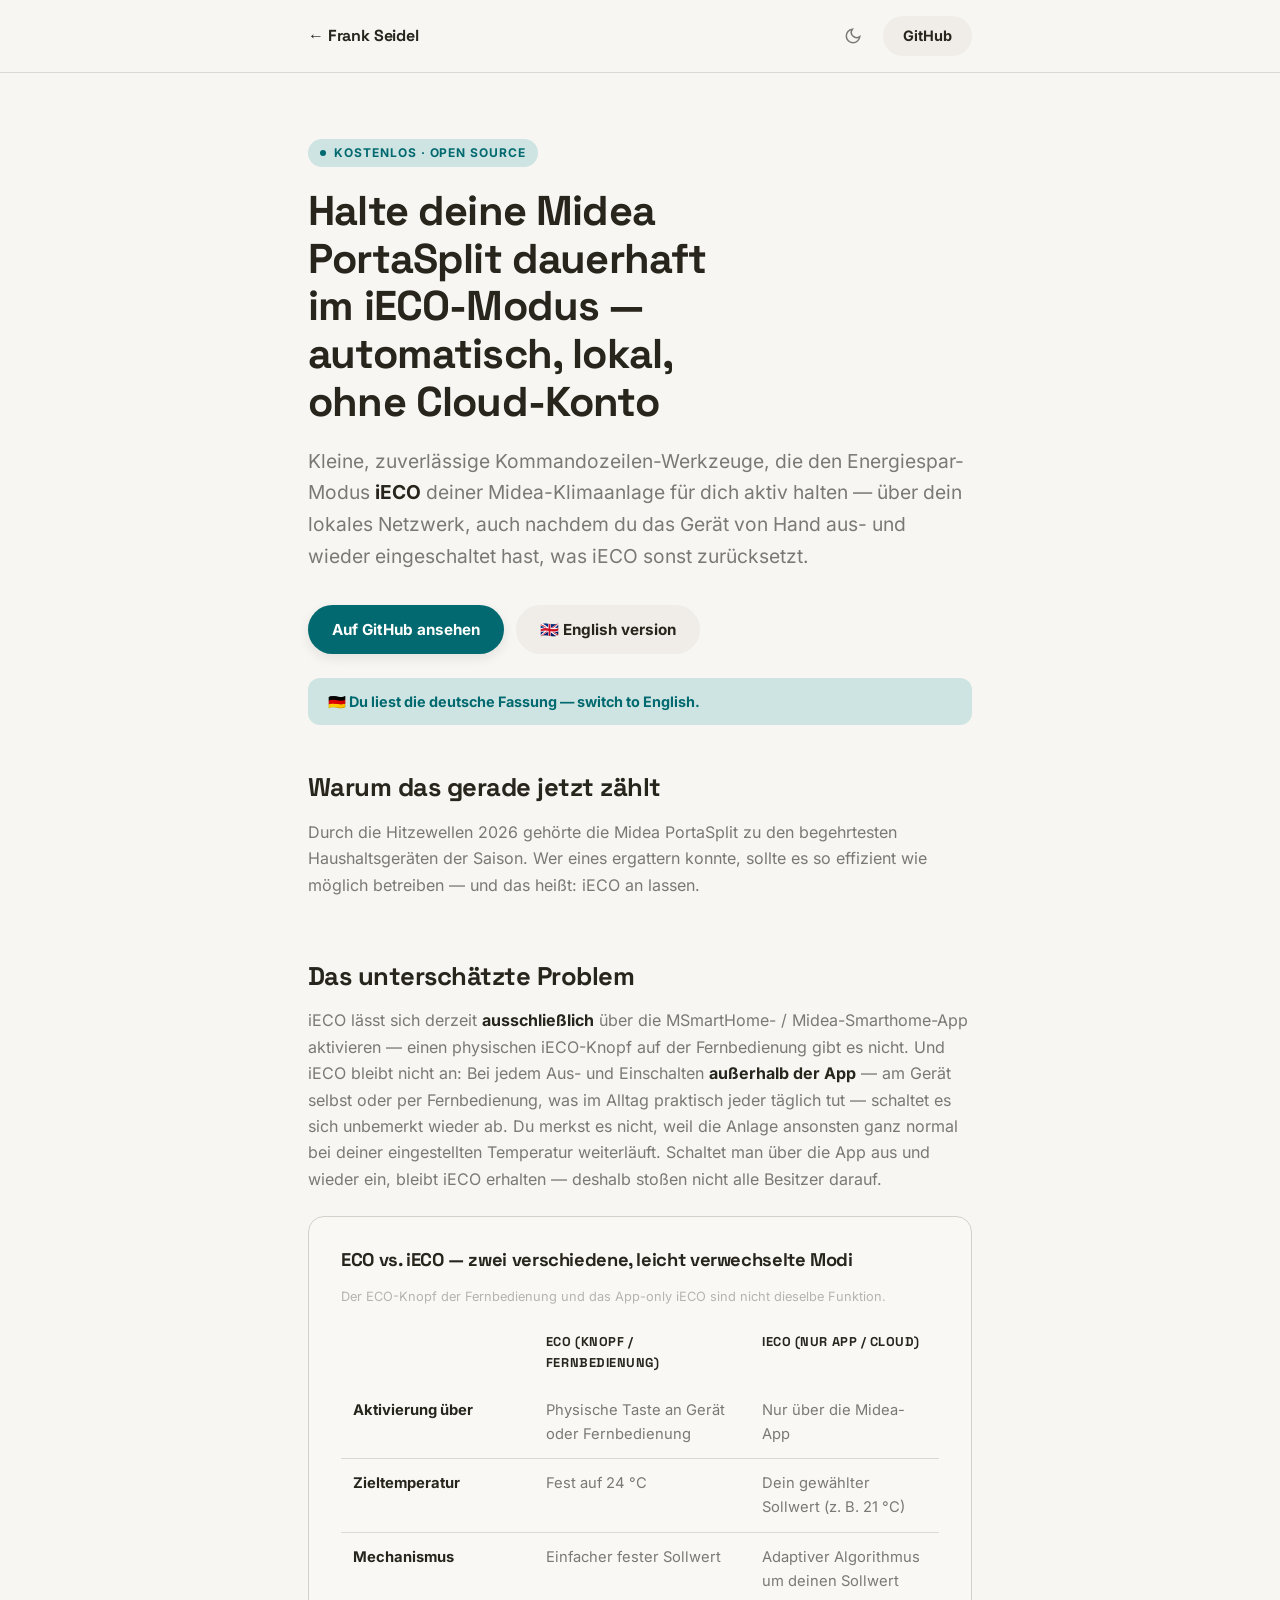
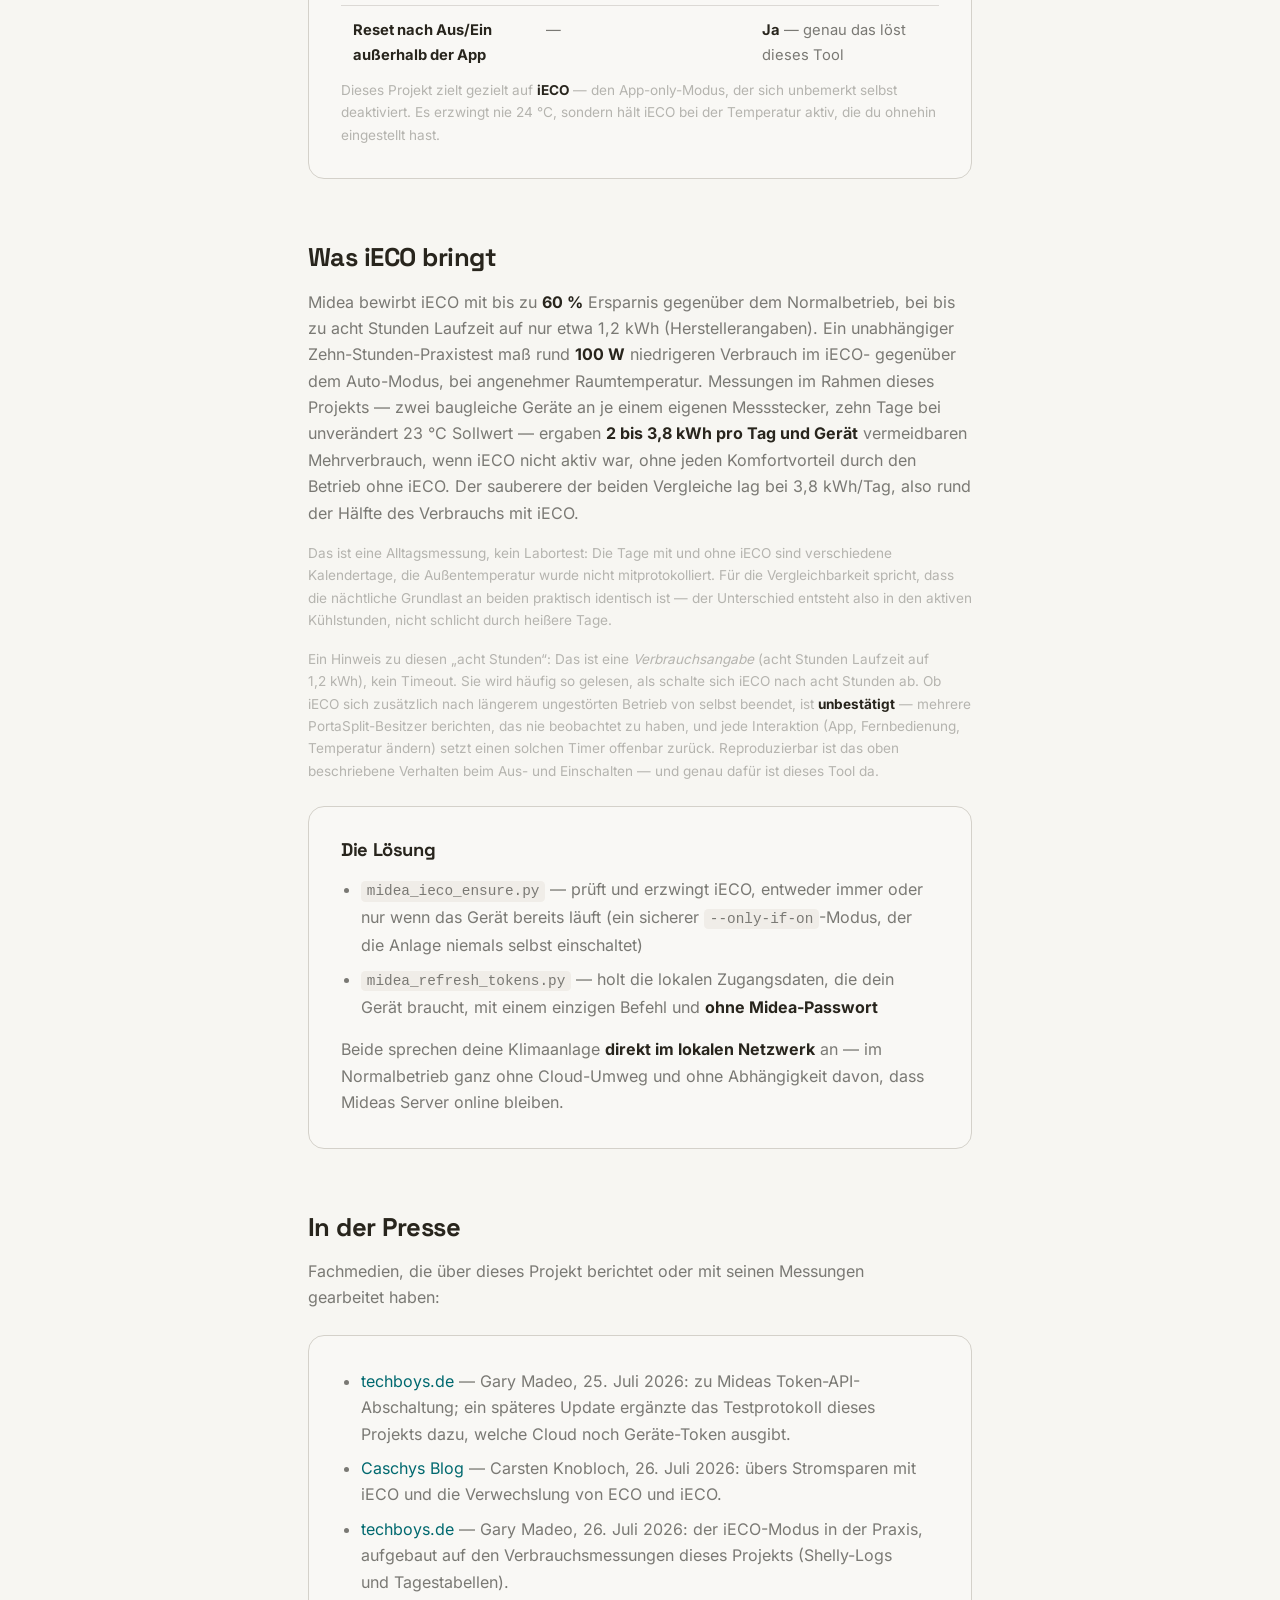
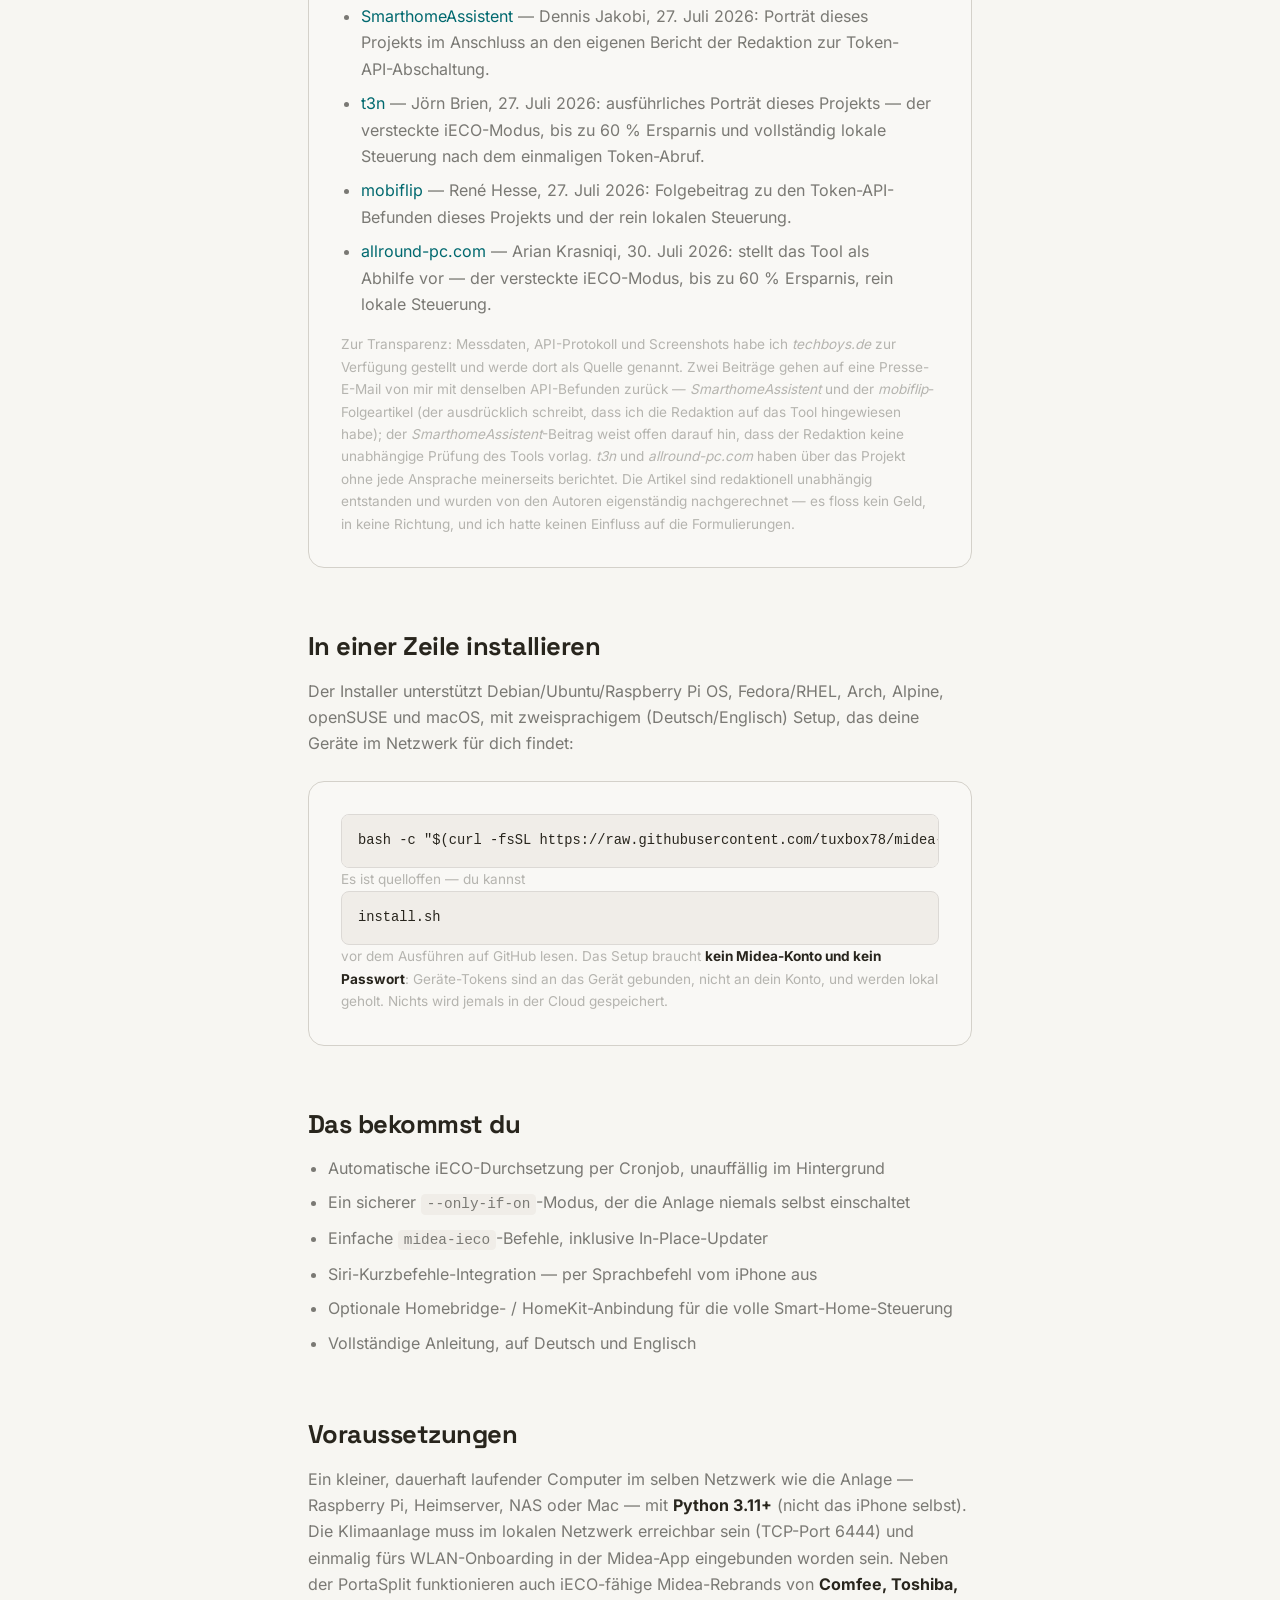
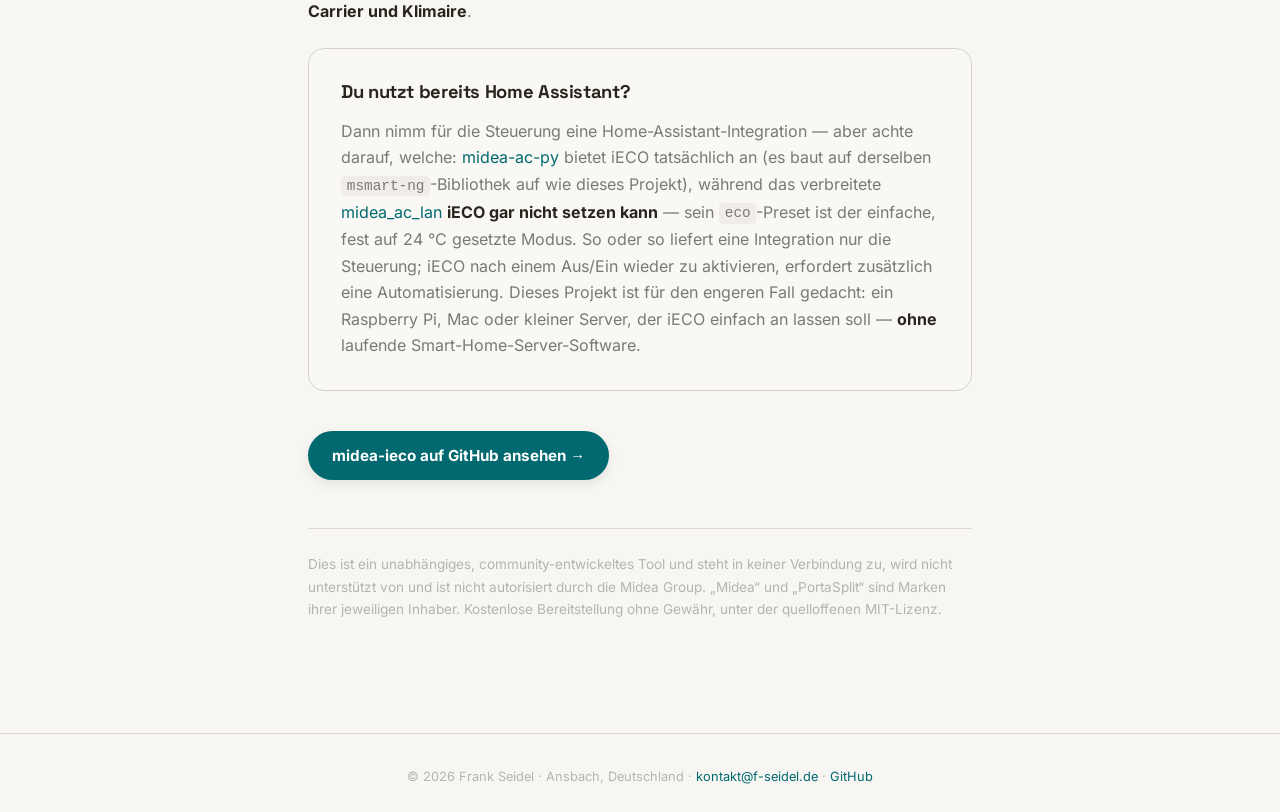
<file: de/midea-ieco.html>
<!DOCTYPE html>
<html lang="de">
<head>
  <meta charset="UTF-8" />
  <meta name="viewport" content="width=device-width, initial-scale=1.0" />
  <title>midea-ieco — Midea PortaSplit dauerhaft im iECO-Modus halten | Frank Seidel</title>
  <meta name="description" content="Kostenlose, quelloffene Kommandozeilen-Werkzeuge, die den Energiespar-Modus iECO deiner Midea PortaSplit dauerhaft aktiv halten — lokal, ohne App, ohne Cloud-Konto. Gemessen 2–3,8 kWh/Tag gespart." />

  <!-- Canonical + Sprach-Alternativen (eigene URL je Sprache, DSGVO-sauber, per hreflang verknüpft) -->
  <link rel="canonical" href="https://f-seidel.de/de/midea-ieco.html" />
  <link rel="alternate" hreflang="en" href="https://f-seidel.de/midea-ieco.html" />
  <link rel="alternate" hreflang="de" href="https://f-seidel.de/de/midea-ieco.html" />
  <link rel="alternate" hreflang="x-default" href="https://f-seidel.de/midea-ieco.html" />

  <!-- Open Graph / Twitter — URLs MÜSSEN absolut sein; Social-Scraper führen kein JS aus und brauchen eine echte Bilddatei -->
  <meta property="og:type" content="website" />
  <meta property="og:title" content="Schluss mit unnötig hohem Stromverbrauch bei deiner Midea PortaSplit" />
  <meta property="og:description" content="Kostenlose, quelloffene Skripte, die den Energiespar-Modus iECO dauerhaft aktiv halten — lokal, ohne App, ohne Cloud-Konto. Gemessen 2–3,8 kWh/Tag gespart." />
  <meta property="og:url" content="https://f-seidel.de/de/midea-ieco.html" />
  <meta property="og:image" content="https://f-seidel.de/assets/og/midea-ieco.png" />
  <meta property="og:image:width" content="1200" />
  <meta property="og:image:height" content="630" />
  <meta property="og:locale" content="de" />
  <meta property="og:locale:alternate" content="en" />
  <meta name="twitter:card" content="summary_large_image" />
  <meta name="twitter:title" content="Schluss mit unnötig hohem Stromverbrauch bei deiner Midea PortaSplit" />
  <meta name="twitter:description" content="Kostenlose, quelloffene Skripte, die iECO dauerhaft aktiv halten — lokal, ohne App, ohne Cloud-Konto." />
  <meta name="twitter:image" content="https://f-seidel.de/assets/og/midea-ieco.png" />

  <link rel="icon" href="data:image/svg+xml,%3Csvg xmlns='http://www.w3.org/2000/svg' viewBox='0 0 24 24' fill='none' stroke='%234f98a3' stroke-width='2' stroke-linecap='round'%3E%3Cline x1='12' y1='2' x2='12' y2='22'/%3E%3Cline x1='2' y1='12' x2='22' y2='12'/%3E%3Cline x1='4.9' y1='4.9' x2='19.1' y2='19.1'/%3E%3Cline x1='19.1' y1='4.9' x2='4.9' y2='19.1'/%3E%3C/svg%3E" />

  <!-- Selbstgehostete Fonts (SIL OFL) — dieselbe Datei wie auf der Hauptseite, kein Drittanbieter-CDN. url() ist CSS-relativ, daher aus /de/ per ../ erreichbar -->
  <link rel="stylesheet" href="../assets/fonts/fonts.css" />

  <script type="application/ld+json">
  {
    "@context": "https://schema.org",
    "@type": "SoftwareApplication",
    "name": "midea-ieco",
    "applicationCategory": "UtilitiesApplication",
    "operatingSystem": "Linux, macOS",
    "description": "Kostenlose, quelloffene Kommandozeilen-Werkzeuge, die den Energiespar-Modus iECO von Midea PortaSplit (und kompatiblen) Klimaanlagen dauerhaft über das lokale Netzwerk aktiv halten — ohne App und ohne Cloud-Konto.",
    "url": "https://f-seidel.de/de/midea-ieco.html",
    "downloadUrl": "https://github.com/tuxbox78/midea-ieco",
    "license": "https://opensource.org/licenses/MIT",
    "author": { "@type": "Person", "name": "Frank Seidel", "url": "https://f-seidel.de" },
    "offers": { "@type": "Offer", "price": "0", "priceCurrency": "EUR" }
  }
  </script>

  <style>
    /* ─── TOKENS (mit der Hauptseite geteilt) ────────────────────── */
    :root{
      --font-display:'Space Grotesk','Helvetica Neue',sans-serif;
      --font-body:'Inter',sans-serif;
      --sp1:.25rem;--sp2:.5rem;--sp3:.75rem;--sp4:1rem;--sp5:1.25rem;--sp6:1.5rem;
      --sp8:2rem;--sp10:2.5rem;--sp12:3rem;--sp16:4rem;--sp20:5rem;
      --r-md:.5rem;--r-lg:.75rem;--r-xl:1rem;--r-full:9999px;
      --ease:180ms cubic-bezier(.16,1,.3,1);
    }
    :root,[data-theme="light"]{
      --bg:#f7f6f2;--surf:#f9f8f5;--surfoff:#f0ede8;--div:#dcd9d5;--bdr:#d4d1ca;
      --tx:#28251d;--txm:#7a7974;--txf:#b5b4af;
      --pri:#01696f;--prih:#0c4e54;--prihl:#cee4e2;
      --sh-md:0 4px 12px oklch(.2 .01 80/.09);--sh-lg:0 12px 32px oklch(.2 .01 80/.13);
    }
    [data-theme="dark"]{
      --bg:#111110;--surf:#1a1917;--surfoff:#252320;--div:#2e2d2b;--bdr:#383735;
      --tx:#d4d3d0;--txm:#7a7876;--txf:#4f4e4c;
      --pri:#4f98a3;--prih:#6db8c4;--prihl:#1a3336;
      --sh-md:0 4px 12px oklch(0 0 0/.35);--sh-lg:0 12px 32px oklch(0 0 0/.5);
    }
    @media(prefers-color-scheme:dark){:root:not([data-theme]){
      --bg:#111110;--surf:#1a1917;--surfoff:#252320;--div:#2e2d2b;--bdr:#383735;
      --tx:#d4d3d0;--txm:#7a7876;--txf:#4f4e4c;
      --pri:#4f98a3;--prih:#6db8c4;--prihl:#1a3336;
      --sh-md:0 4px 12px oklch(0 0 0/.35);--sh-lg:0 12px 32px oklch(0 0 0/.5);
    }}

    /* ─── RESET ──────────────────────────────────────────────────── */
    *,*::before,*::after{box-sizing:border-box;margin:0;padding:0}
    html{-webkit-font-smoothing:antialiased;text-rendering:optimizeLegibility;scroll-behavior:smooth}
    body{min-height:100dvh;font-family:var(--font-body);color:var(--tx);background:var(--bg);
      line-height:1.65;transition:background var(--ease),color var(--ease)}
    h1,h2,h3{font-family:var(--font-display);line-height:1.15;letter-spacing:-.02em;text-wrap:balance}
    p,li{text-wrap:pretty}
    a{color:var(--pri);text-decoration:none;transition:color var(--ease)}
    a:hover{color:var(--prih)}
    code{font-family:ui-monospace,SFMono-Regular,Menlo,monospace;background:var(--surfoff);
      padding:.15em .4em;border-radius:.3em;font-size:.9em}
    :focus-visible{outline:2px solid var(--pri);outline-offset:3px;border-radius:.25rem}
    @media(prefers-reduced-motion:reduce){*{transition-duration:.01ms!important;scroll-behavior:auto}}

    /* ─── LAYOUT ─────────────────────────────────────────────────── */
    .wrap{max-width:760px;margin-inline:auto;padding-inline:clamp(var(--sp4),5vw,var(--sp12))}
    main{padding-block:clamp(var(--sp10),6vw,var(--sp16))}

    /* ─── HEADER ─────────────────────────────────────────────────── */
    .hdr{position:sticky;top:0;z-index:50;border-bottom:1px solid var(--div);
      background:color-mix(in oklch,var(--bg) 84%,transparent);
      backdrop-filter:blur(12px);-webkit-backdrop-filter:blur(12px)}
    .hdr .wrap{display:flex;align-items:center;justify-content:space-between;gap:var(--sp4);
      padding-block:var(--sp4)}
    .back{display:inline-flex;align-items:center;gap:var(--sp2);font-weight:700;color:var(--tx);
      font-family:var(--font-display);letter-spacing:-.01em}
    .back:hover{color:var(--pri)}
    .hdr-acts{display:flex;align-items:center;gap:var(--sp3)}
    .thm-btn{display:flex;align-items:center;justify-content:center;width:36px;height:36px;
      border-radius:var(--r-full);color:var(--txm);background:none;border:none;cursor:pointer;
      transition:color var(--ease),background var(--ease)}
    .thm-btn:hover{color:var(--tx);background:var(--surfoff)}

    /* ─── BUTTONS ────────────────────────────────────────────────── */
    .btn{display:inline-flex;align-items:center;gap:var(--sp2);padding:var(--sp3) var(--sp6);
      border-radius:var(--r-full);font-size:.95rem;font-weight:600;
      transition:background var(--ease),color var(--ease),box-shadow var(--ease)}
    .btn-sm{padding:var(--sp2) var(--sp5);font-size:.9rem}
    .btn-pri{background:var(--pri);color:#fff;box-shadow:var(--sh-md)}
    .btn-pri:hover{background:var(--prih);color:#fff}
    .btn-ghost{background:var(--surfoff);color:var(--tx)}
    .btn-ghost:hover{background:var(--div)}

    /* ─── HERO + SEKTIONEN ───────────────────────────────────────── */
    .eyebrow{display:inline-flex;align-items:center;gap:var(--sp2);font-size:.75rem;font-weight:700;
      letter-spacing:.08em;text-transform:uppercase;color:var(--pri);background:var(--prihl);
      padding:var(--sp1) var(--sp3);border-radius:var(--r-full);margin-bottom:var(--sp5)}
    .eyebrow::before{content:'';width:6px;height:6px;border-radius:50%;background:var(--pri)}
    h1{font-size:clamp(1.9rem,4.5vw,2.6rem);font-weight:800;margin-bottom:var(--sp5);max-width:20ch}
    .sub{font-size:clamp(1.05rem,2.5vw,1.2rem);color:var(--txm);max-width:56ch;margin-bottom:var(--sp8)}
    .btnrow{display:flex;flex-wrap:wrap;gap:var(--sp3);margin-bottom:var(--sp6)}
    .lang-note{background:var(--prihl);border-radius:var(--r-lg);padding:var(--sp3) var(--sp5);
      font-size:.9rem;font-weight:600;color:var(--pri);margin-bottom:var(--sp12)}
    h2{font-size:clamp(1.35rem,3vw,1.6rem);font-weight:800;margin:var(--sp16) 0 var(--sp4)}
    h2:first-of-type{margin-top:var(--sp8)}
    p{color:var(--txm);margin-bottom:var(--sp4)}
    ul{margin:0 0 var(--sp4) var(--sp5);color:var(--txm)}
    li{margin-bottom:var(--sp2)}
    strong{color:var(--tx);font-weight:700}

    /* ─── CARDS + TABELLE ────────────────────────────────────────── */
    .card{background:var(--surf);border:1px solid var(--bdr);border-radius:var(--r-xl);
      padding:clamp(var(--sp5),4vw,var(--sp8));margin:var(--sp6) 0}
    .card h3{font-size:1.15rem;font-weight:800;margin-bottom:var(--sp4)}
    .card p:last-child,.card ul:last-child{margin-bottom:0}
    .tbl-scroll{overflow-x:auto}
    table{width:100%;border-collapse:collapse;font-size:.92rem;color:var(--txm);min-width:32rem}
    caption{text-align:left;font-size:.8rem;color:var(--txf);margin-bottom:var(--sp3)}
    th,td{padding:var(--sp3) var(--sp3);text-align:left;border-bottom:1px solid var(--div);vertical-align:top}
    thead th{color:var(--tx);font-family:var(--font-display);font-size:.8rem;text-transform:uppercase;letter-spacing:.04em}
    tbody th{font-weight:600;color:var(--tx);font-family:var(--font-body)}
    tr:last-child td,tr:last-child th{border-bottom:none}
    .install code{display:block;padding:var(--sp4);border-radius:var(--r-md);background:var(--surfoff);
      color:var(--tx);font-size:.86rem;line-height:1.5;overflow-x:auto;white-space:pre;border:1px solid var(--div)}
    .muted{font-size:.85rem;color:var(--txf)}

    /* ─── FOOTER ─────────────────────────────────────────────────── */
    .disclaimer{font-size:.85rem;color:var(--txf);border-top:1px solid var(--div);
      margin-top:var(--sp12);padding-top:var(--sp6)}
    .ftr{border-top:1px solid var(--div);padding-block:var(--sp8);margin-top:var(--sp8);
      text-align:center;font-size:.8rem;color:var(--txf)}
  </style>
</head>
<body>

<!-- ═══════════════════════ HEADER ═══════════════════════════════ -->
<header class="hdr">
  <div class="wrap">
    <a class="back" href="../index.html#projects" aria-label="Zurück zur Startseite von Frank Seidel">&larr;&nbsp;Frank Seidel</a>
    <div class="hdr-acts">
      <button class="thm-btn" data-thm type="button" aria-label="Farbschema umschalten">
        <svg width="18" height="18" viewBox="0 0 24 24" fill="none" stroke="currentColor" stroke-width="2" aria-hidden="true"><path d="M21 12.79A9 9 0 1 1 11.21 3 7 7 0 0 0 21 12.79z"/></svg>
      </button>
      <a class="btn btn-ghost btn-sm" href="https://github.com/tuxbox78/midea-ieco" target="_blank" rel="noopener noreferrer">GitHub</a>
    </div>
  </div>
</header>

<!-- ═══════════════════════ MAIN ════════════════════════════════ -->
<main>
  <div class="wrap">

    <span class="eyebrow">Kostenlos &middot; Open Source</span>
    <h1>Halte deine Midea PortaSplit dauerhaft im iECO-Modus — automatisch, lokal, ohne Cloud-Konto</h1>
    <p class="sub">Kleine, zuverlässige Kommandozeilen-Werkzeuge, die den Energiespar-Modus <strong>iECO</strong> deiner Midea-Klimaanlage für dich aktiv halten — über dein lokales Netzwerk, auch nachdem du das Gerät von Hand aus- und wieder eingeschaltet hast, was iECO sonst zurücksetzt.</p>

    <div class="btnrow">
      <a class="btn btn-pri" href="https://github.com/tuxbox78/midea-ieco" target="_blank" rel="noopener noreferrer">Auf GitHub ansehen</a>
      <a class="btn btn-ghost" href="../midea-ieco.html">🇬🇧 English version</a>
    </div>
    <p class="lang-note">🇩🇪 Du liest die deutsche Fassung — <a href="../midea-ieco.html">switch to English</a>.</p>

    <h2>Warum das gerade jetzt zählt</h2>
    <p>Durch die Hitzewellen 2026 gehörte die Midea PortaSplit zu den begehrtesten Haushaltsgeräten der Saison. Wer eines ergattern konnte, sollte es so effizient wie möglich betreiben — und das heißt: iECO an lassen.</p>

    <h2>Das unterschätzte Problem</h2>
    <p>iECO lässt sich derzeit <strong>ausschließlich</strong> über die MSmartHome- / Midea-Smarthome-App aktivieren — einen physischen iECO-Knopf auf der Fernbedienung gibt es nicht. Und iECO bleibt nicht an: Bei jedem Aus- und Einschalten <strong>außerhalb der App</strong> — am Gerät selbst oder per Fernbedienung, was im Alltag praktisch jeder täglich tut — schaltet es sich unbemerkt wieder ab. Du merkst es nicht, weil die Anlage ansonsten ganz normal bei deiner eingestellten Temperatur weiterläuft. Schaltet man über die App aus und wieder ein, bleibt iECO erhalten — deshalb stoßen nicht alle Besitzer darauf.</p>

    <div class="card">
      <h3>ECO vs. iECO — zwei verschiedene, leicht verwechselte Modi</h3>
      <div class="tbl-scroll">
        <table>
          <caption>Der ECO-Knopf der Fernbedienung und das App-only iECO sind nicht dieselbe Funktion.</caption>
          <thead>
            <tr><th scope="col"></th><th scope="col">ECO (Knopf / Fernbedienung)</th><th scope="col">iECO (nur App / Cloud)</th></tr>
          </thead>
          <tbody>
            <tr><th scope="row">Aktivierung über</th><td>Physische Taste an Gerät oder Fernbedienung</td><td>Nur über die Midea-App</td></tr>
            <tr><th scope="row">Zieltemperatur</th><td>Fest auf 24&nbsp;°C</td><td>Dein gewählter Sollwert (z.&nbsp;B. 21&nbsp;°C)</td></tr>
            <tr><th scope="row">Mechanismus</th><td>Einfacher fester Sollwert</td><td>Adaptiver Algorithmus um deinen Sollwert</td></tr>
            <tr><th scope="row">Reset nach Aus/Ein außerhalb der App</th><td>—</td><td><strong>Ja</strong> — genau das löst dieses Tool</td></tr>
          </tbody>
        </table>
      </div>
      <p class="muted">Dieses Projekt zielt gezielt auf <strong>iECO</strong> — den App-only-Modus, der sich unbemerkt selbst deaktiviert. Es erzwingt nie 24&nbsp;°C, sondern hält iECO bei der Temperatur aktiv, die du ohnehin eingestellt hast.</p>
    </div>

    <h2>Was iECO bringt</h2>
    <p>Midea bewirbt iECO mit bis zu <strong>60&nbsp;%</strong> Ersparnis gegenüber dem Normalbetrieb, bei bis zu acht Stunden Laufzeit auf nur etwa 1,2&nbsp;kWh (Herstellerangaben). Ein unabhängiger Zehn-Stunden-Praxistest maß rund <strong>100&nbsp;W</strong> niedrigeren Verbrauch im iECO- gegenüber dem Auto-Modus, bei angenehmer Raumtemperatur. Messungen im Rahmen dieses Projekts — zwei baugleiche Geräte an je einem eigenen Messstecker, zehn Tage bei unverändert 23&nbsp;°C Sollwert — ergaben <strong>2 bis 3,8&nbsp;kWh pro Tag und Gerät</strong> vermeidbaren Mehrverbrauch, wenn iECO nicht aktiv war, ohne jeden Komfortvorteil durch den Betrieb ohne iECO. Der sauberere der beiden Vergleiche lag bei 3,8&nbsp;kWh/Tag, also rund der Hälfte des Verbrauchs mit iECO.</p>
    <p class="muted">Das ist eine Alltagsmessung, kein Labortest: Die Tage mit und ohne iECO sind verschiedene Kalendertage, die Außentemperatur wurde nicht mitprotokolliert. Für die Vergleichbarkeit spricht, dass die nächtliche Grundlast an beiden praktisch identisch ist — der Unterschied entsteht also in den aktiven Kühlstunden, nicht schlicht durch heißere Tage.</p>
    <p class="muted">Ein Hinweis zu diesen „acht Stunden“: Das ist eine <em>Verbrauchsangabe</em> (acht Stunden Laufzeit auf 1,2&nbsp;kWh), kein Timeout. Sie wird häufig so gelesen, als schalte sich iECO nach acht Stunden ab. Ob iECO sich zusätzlich nach längerem ungestörten Betrieb von selbst beendet, ist <strong>unbestätigt</strong> — mehrere PortaSplit-Besitzer berichten, das nie beobachtet zu haben, und jede Interaktion (App, Fernbedienung, Temperatur ändern) setzt einen solchen Timer offenbar zurück. Reproduzierbar ist das oben beschriebene Verhalten beim Aus- und Einschalten — und genau dafür ist dieses Tool da.</p>

    <div class="card">
      <h3>Die Lösung</h3>
      <ul>
        <li><code>midea_ieco_ensure.py</code> — prüft und erzwingt iECO, entweder immer oder nur wenn das Gerät bereits läuft (ein sicherer <code>--only-if-on</code>-Modus, der die Anlage niemals selbst einschaltet)</li>
        <li><code>midea_refresh_tokens.py</code> — holt die lokalen Zugangsdaten, die dein Gerät braucht, mit einem einzigen Befehl und <strong>ohne Midea-Passwort</strong></li>
      </ul>
      <p>Beide sprechen deine Klimaanlage <strong>direkt im lokalen Netzwerk</strong> an — im Normalbetrieb ganz ohne Cloud-Umweg und ohne Abhängigkeit davon, dass Mideas Server online bleiben.</p>
    </div>

    <h2>In der Presse</h2>
    <p>Fachmedien, die über dieses Projekt berichtet oder mit seinen Messungen gearbeitet haben:</p>
    <div class="card">
      <ul>
        <li><a href="https://www.techboys.de/portasplit-home-assistant" target="_blank" rel="noopener noreferrer">techboys.de</a> — Gary Madeo, 25.&nbsp;Juli 2026: zu Mideas Token-API-Abschaltung; ein späteres Update ergänzte das Testprotokoll dieses Projekts dazu, welche Cloud noch Geräte-Token ausgibt.</li>
        <li><a href="https://stadt-bremerhaven.de/midea-portasplit-wie-ihr-mit-ieco-strom-spart/" target="_blank" rel="noopener noreferrer">Caschys Blog</a> — Carsten Knobloch, 26.&nbsp;Juli 2026: übers Stromsparen mit iECO und die Verwechslung von ECO und iECO.</li>
        <li><a href="https://www.techboys.de/portasplit-ieco" target="_blank" rel="noopener noreferrer">techboys.de</a> — Gary Madeo, 26.&nbsp;Juli 2026: der iECO-Modus in der Praxis, aufgebaut auf den Verbrauchsmessungen dieses Projekts (Shelly-Logs und Tagestabellen).</li>
        <li><a href="https://www.smarthomeassistent.de/midea-ieco-kostenloses-tool-sichert-portasplit-zugriff-und-soll-strom-sparen/" target="_blank" rel="noopener noreferrer">SmarthomeAssistent</a> — Dennis Jakobi, 27.&nbsp;Juli 2026: Porträt dieses Projekts im Anschluss an den eigenen Bericht der Redaktion zur Token-API-Abschaltung.</li>
        <li><a href="https://t3n.de/news/strom-sparen-ieco-midea-portasplit-1754965/" target="_blank" rel="noopener noreferrer">t3n</a> — Jörn Brien, 27.&nbsp;Juli 2026: ausführliches Porträt dieses Projekts — der versteckte iECO-Modus, bis zu 60&nbsp;% Ersparnis und vollständig lokale Steuerung nach dem einmaligen Token-Abruf.</li>
        <li><a href="https://www.mobiflip.de/midea-portasplit-open-source-tool-sichert-lokale-steuerung/" target="_blank" rel="noopener noreferrer">mobiflip</a> — René Hesse, 27.&nbsp;Juli 2026: Folgebeitrag zu den Token-API-Befunden dieses Projekts und der rein lokalen Steuerung.</li>
        <li><a href="https://www.allround-pc.com/news/midea-portasplit-kuehlt-durch-den-sommer-mit-diesem-open-source-tool-senkt-ihr-den-stromverbrauch" target="_blank" rel="noopener noreferrer">allround-pc.com</a> — Arian Krasniqi, 30.&nbsp;Juli 2026: stellt das Tool als Abhilfe vor — der versteckte iECO-Modus, bis zu 60&nbsp;% Ersparnis, rein lokale Steuerung.</li>
      </ul>
      <p class="muted">Zur Transparenz: Messdaten, API-Protokoll und Screenshots habe ich <em>techboys.de</em> zur Verfügung gestellt und werde dort als Quelle genannt. Zwei Beiträge gehen auf eine Presse-E-Mail von mir mit denselben API-Befunden zurück — <em>SmarthomeAssistent</em> und der <em>mobiflip</em>-Folgeartikel (der ausdrücklich schreibt, dass ich die Redaktion auf das Tool hingewiesen habe); der <em>SmarthomeAssistent</em>-Beitrag weist offen darauf hin, dass der Redaktion keine unabhängige Prüfung des Tools vorlag. <em>t3n</em> und <em>allround-pc.com</em> haben über das Projekt ohne jede Ansprache meinerseits berichtet. Die Artikel sind redaktionell unabhängig entstanden und wurden von den Autoren eigenständig nachgerechnet — es floss kein Geld, in keine Richtung, und ich hatte keinen Einfluss auf die Formulierungen.</p>
    </div>

    <h2>In einer Zeile installieren</h2>
    <p>Der Installer unterstützt Debian/Ubuntu/Raspberry&nbsp;Pi&nbsp;OS, Fedora/RHEL, Arch, Alpine, openSUSE und macOS, mit zweisprachigem (Deutsch/Englisch) Setup, das deine Geräte im Netzwerk für dich findet:</p>
    <div class="card install">
      <code>bash -c "$(curl -fsSL https://raw.githubusercontent.com/tuxbox78/midea-ieco/main/install.sh)"</code>
      <p class="muted">Es ist quelloffen — du kannst <code>install.sh</code> vor dem Ausführen auf GitHub lesen. Das Setup braucht <strong>kein Midea-Konto und kein Passwort</strong>: Geräte-Tokens sind an das Gerät gebunden, nicht an dein Konto, und werden lokal geholt. Nichts wird jemals in der Cloud gespeichert.</p>
    </div>

    <h2>Das bekommst du</h2>
    <ul>
      <li>Automatische iECO-Durchsetzung per Cronjob, unauffällig im Hintergrund</li>
      <li>Ein sicherer <code>--only-if-on</code>-Modus, der die Anlage niemals selbst einschaltet</li>
      <li>Einfache <code>midea-ieco</code>-Befehle, inklusive In-Place-Updater</li>
      <li>Siri-Kurzbefehle-Integration — per Sprachbefehl vom iPhone aus</li>
      <li>Optionale Homebridge- / HomeKit-Anbindung für die volle Smart-Home-Steuerung</li>
      <li>Vollständige Anleitung, auf Deutsch und Englisch</li>
    </ul>

    <h2>Voraussetzungen</h2>
    <p>Ein kleiner, dauerhaft laufender Computer im selben Netzwerk wie die Anlage — Raspberry&nbsp;Pi, Heimserver, NAS oder Mac — mit <strong>Python&nbsp;3.11+</strong> (nicht das iPhone selbst). Die Klimaanlage muss im lokalen Netzwerk erreichbar sein (TCP-Port 6444) und einmalig fürs WLAN-Onboarding in der Midea-App eingebunden worden sein. Neben der PortaSplit funktionieren auch iECO-fähige Midea-Rebrands von <strong>Comfee, Toshiba, Carrier und Klimaire</strong>.</p>

    <div class="card">
      <h3>Du nutzt bereits Home Assistant?</h3>
      <p>Dann nimm für die Steuerung eine Home-Assistant-Integration — aber achte darauf, welche: <a href="https://github.com/mill1000/midea-ac-py" target="_blank" rel="noopener noreferrer">midea-ac-py</a> bietet iECO tatsächlich an (es baut auf derselben <code>msmart-ng</code>-Bibliothek auf wie dieses Projekt), während das verbreitete <a href="https://github.com/wuwentao/midea_ac_lan" target="_blank" rel="noopener noreferrer">midea_ac_lan</a> <strong>iECO gar nicht setzen kann</strong> — sein <code>eco</code>-Preset ist der einfache, fest auf 24&nbsp;°C gesetzte Modus. So oder so liefert eine Integration nur die Steuerung; iECO nach einem Aus/Ein wieder zu aktivieren, erfordert zusätzlich eine Automatisierung. Dieses Projekt ist für den engeren Fall gedacht: ein Raspberry&nbsp;Pi, Mac oder kleiner Server, der iECO einfach an lassen soll — <strong>ohne</strong> laufende Smart-Home-Server-Software.</p>
    </div>

    <div class="btnrow" style="margin-top:var(--sp10)">
      <a class="btn btn-pri" href="https://github.com/tuxbox78/midea-ieco" target="_blank" rel="noopener noreferrer">midea-ieco auf GitHub ansehen →</a>
    </div>

    <p class="disclaimer">Dies ist ein unabhängiges, community-entwickeltes Tool und steht in keiner Verbindung zu, wird nicht unterstützt von und ist nicht autorisiert durch die Midea Group. „Midea“ und „PortaSplit“ sind Marken ihrer jeweiligen Inhaber. Kostenlose Bereitstellung ohne Gewähr, unter der quelloffenen MIT-Lizenz.</p>

  </div>
</main>

<footer class="ftr">
  <div class="wrap">© 2026 Frank Seidel · Ansbach, Deutschland · <a href="mailto:kontakt@f-seidel.de">kontakt@f-seidel.de</a> · <a href="https://github.com/tuxbox78/midea-ieco" target="_blank" rel="noopener noreferrer">GitHub</a></div>
</footer>

<!-- ═══════════════════════ THEME-UMSCHALTER ════════════════════ -->
<script>
// Wie die Hauptseite: standardmäßig das OS-Farbschema übernehmen, manuelles Umschalten erlauben.
(function(){
  var html=document.documentElement,btn=document.querySelector('[data-thm]');
  var t=html.getAttribute('data-theme')||(matchMedia('(prefers-color-scheme:dark)').matches?'dark':'light');
  html.setAttribute('data-theme',t);
  function ico(t){if(!btn)return;btn.setAttribute('aria-label',(t==='dark'?'Zu hellem':'Zu dunklem')+' Farbschema wechseln');
    btn.innerHTML=t==='dark'
    ?'<svg width="18" height="18" viewBox="0 0 24 24" fill="none" stroke="currentColor" stroke-width="2" aria-hidden="true"><circle cx="12" cy="12" r="5"/><line x1="12" y1="1" x2="12" y2="3"/><line x1="12" y1="21" x2="12" y2="23"/><line x1="4.22" y1="4.22" x2="5.64" y2="5.64"/><line x1="18.36" y1="18.36" x2="19.78" y2="19.78"/><line x1="1" y1="12" x2="3" y2="12"/><line x1="21" y1="12" x2="23" y2="12"/><line x1="4.22" y1="19.78" x2="5.64" y2="18.36"/><line x1="18.36" y1="5.64" x2="19.78" y2="4.22"/></svg>'
    :'<svg width="18" height="18" viewBox="0 0 24 24" fill="none" stroke="currentColor" stroke-width="2" aria-hidden="true"><path d="M21 12.79A9 9 0 1 1 11.21 3 7 7 0 0 0 21 12.79z"/></svg>';}
  ico(t);
  if(btn)btn.addEventListener('click',function(){t=t==='dark'?'light':'dark';html.setAttribute('data-theme',t);ico(t);});
})();
</script>

</body>
</html>
</file>
<file: assets/fonts/fonts.css>
/*
 * Self-hosted webfonts for f-seidel.de — SIL Open Font License 1.1.
 *   Body:    Inter          (see OFL-Inter.txt)
 *   Display: Space Grotesk  (see OFL-SpaceGrotesk.txt)
 *
 * Self-hosted on purpose: no visitor IP is ever sent to a third-party font
 * CDN (GDPR). The OFL permits self-hosting and redistribution, including from
 * this public repository.
 *
 * Space Grotesk ships no 800 weight; the site's 800 headings resolve to 700
 * via nearest-weight matching — intentional, do not fake an 800 face.
 *
 * url() paths are relative to THIS file (assets/fonts/), so the same stylesheet
 * works unchanged whether linked from / or from /de/.
 */
@font-face{font-family:'Inter';font-style:normal;font-weight:400;font-display:swap;src:url('inter-400.woff2') format('woff2')}
@font-face{font-family:'Inter';font-style:normal;font-weight:500;font-display:swap;src:url('inter-500.woff2') format('woff2')}
@font-face{font-family:'Inter';font-style:normal;font-weight:700;font-display:swap;src:url('inter-700.woff2') format('woff2')}
@font-face{font-family:'Space Grotesk';font-style:normal;font-weight:500;font-display:swap;src:url('space-grotesk-500.woff2') format('woff2')}
@font-face{font-family:'Space Grotesk';font-style:normal;font-weight:700;font-display:swap;src:url('space-grotesk-700.woff2') format('woff2')}
</file>
